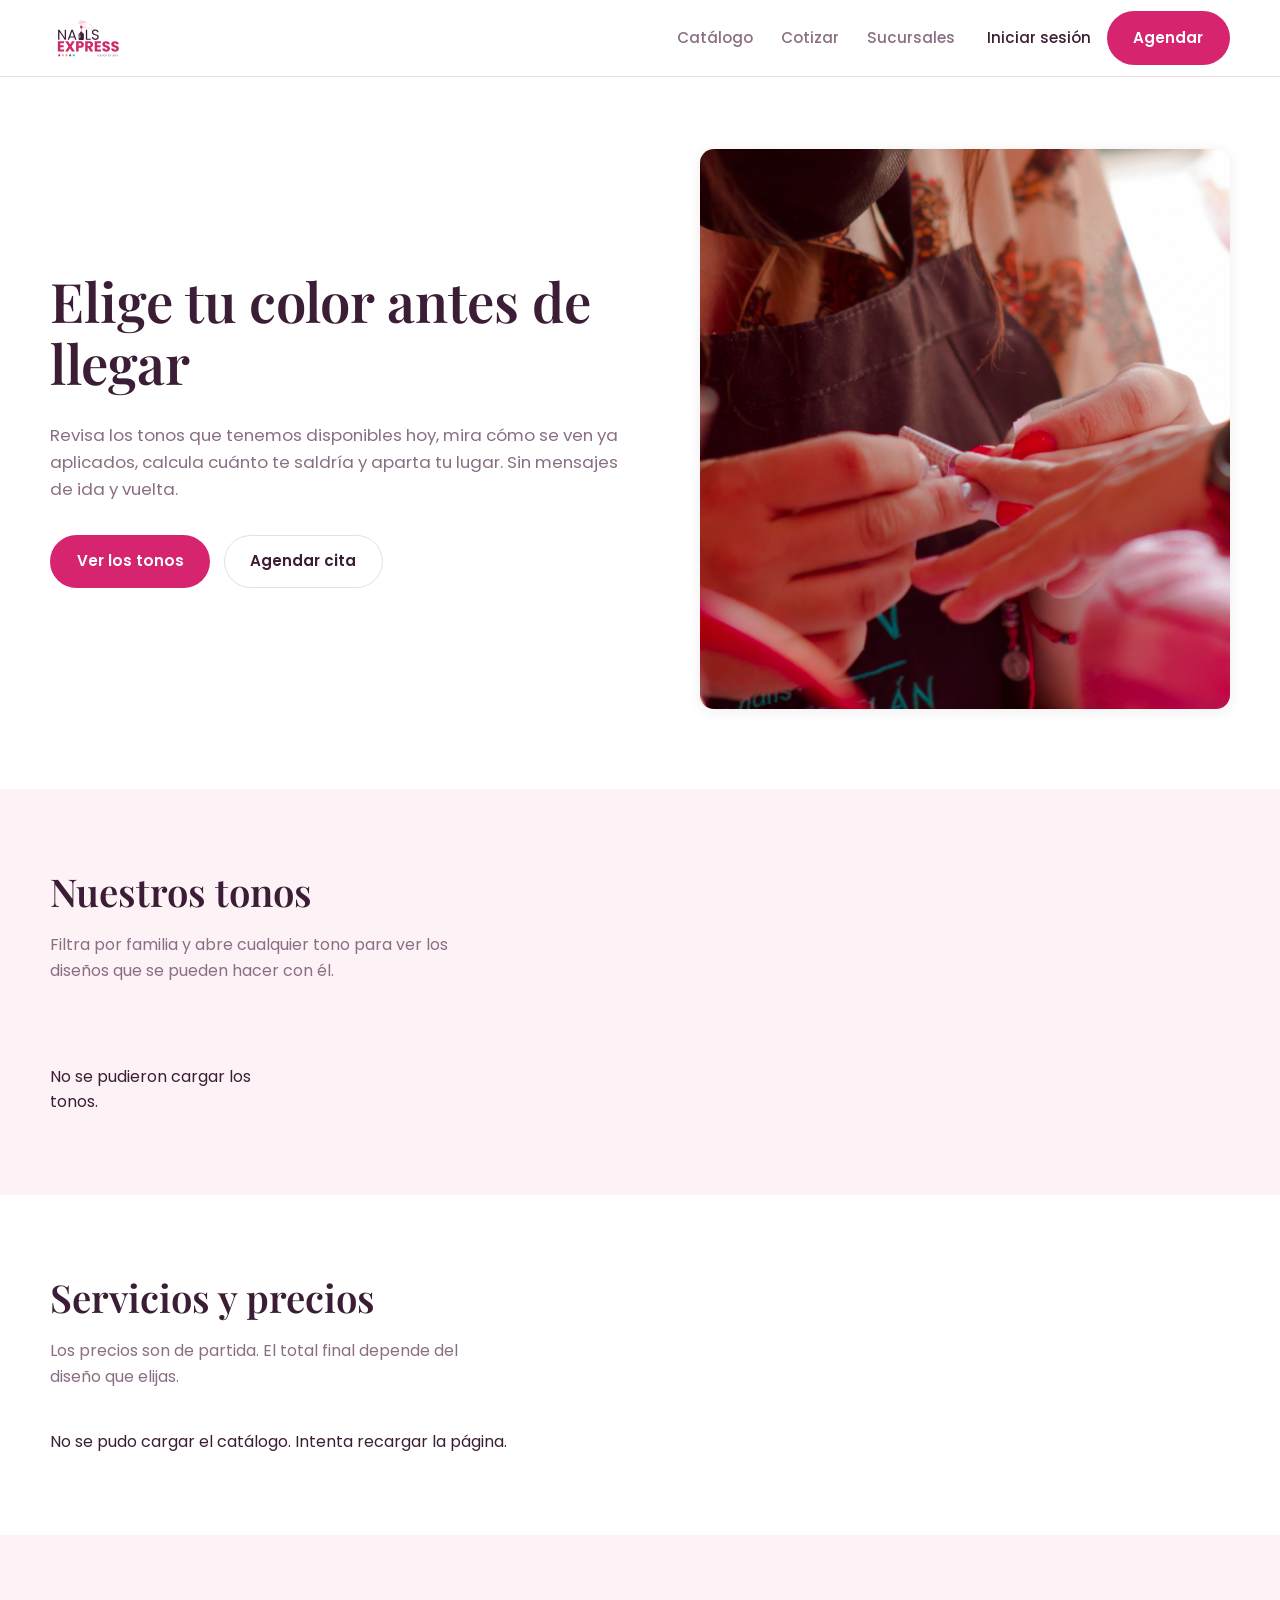
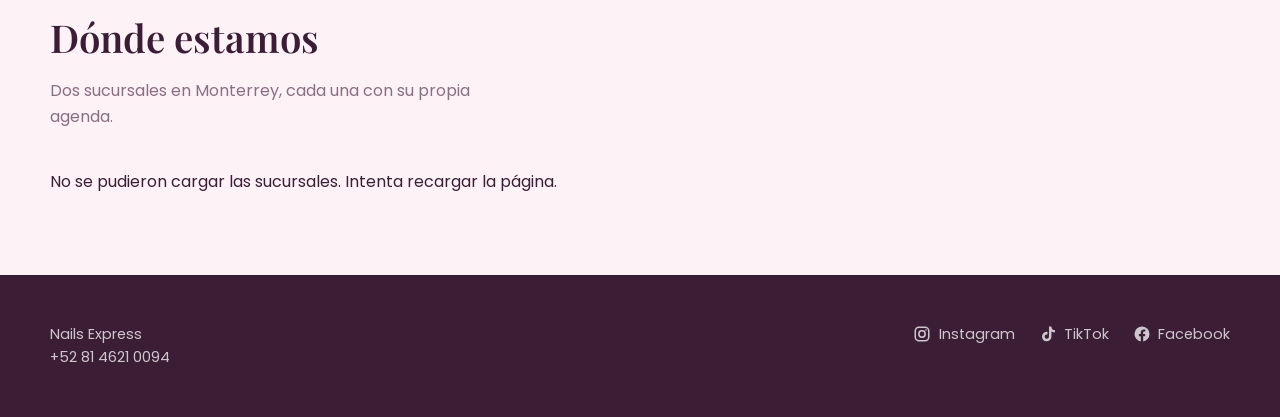
<file: nails-express/index.html>
<!DOCTYPE html>
<html lang="es-MX">
<head>
  <meta charset="UTF-8">
  <meta name="viewport" content="width=device-width, initial-scale=1">
  <title>Nails Express — Elige tu color antes de llegar</title>
  <meta name="description" content="Consulta los tonos y diseños disponibles en Nails Express Monterrey, calcula tu servicio y agenda tu cita en línea.">
  <link rel="preconnect" href="https://fonts.googleapis.com">
  <link rel="preconnect" href="https://fonts.gstatic.com" crossorigin>
  <link href="https://fonts.googleapis.com/css2?family=Playfair+Display:wght@500;600&family=Poppins:wght@400;500;600&display=swap" rel="stylesheet">
  <link rel="stylesheet" href="css/estilos.css">
</head>
<body>

  <!-- Barra superior ---------------------------------------- -->
<header class="barra">
    <div class="contenedor barra__fila">
      <a class="barra__logo" href="index.html">
        <img src="img/logo sin fondo.svg" alt="Nails Express">
      </a>
      <ul class="barra__menu">
        <li><a href="#catalogo">Catálogo</a></li>
        <li><a href="#cotizar">Cotizar</a></li>
        <li><a href="#sucursales">Sucursales</a></li>
      </ul>
      <div class="barra__acciones">
        <a class="barra__sesion" href="#">Iniciar sesión</a>
        <a class="boton boton--principal" href="agendar.html">Agendar</a>
      </div>
    </div>
</header>

  <main>

    <!-- Portada --------------------------------------------- -->
<section class="portada">
      <div class="contenedor portada__rejilla">
        <div>
          <h1>Elige tu color antes de llegar</h1>
          <p>
            Revisa los tonos que tenemos disponibles hoy, mira cómo se ven ya
            aplicados, calcula cuánto te saldría y aparta tu lugar. Sin mensajes
            de ida y vuelta.
          </p>
          <div class="portada__acciones">
            <a class="boton boton--principal" href="#catalogo">Ver los tonos</a>
            <a class="boton boton--secundario" href="agendar.html">Agendar cita</a>
          </div>
        </div>
        <img class="portada__imagen"
             src="img/pexels-oswal-darks-523820192-16363473.jpg"
             alt="Manicurista colocando uñas acrílicas rojas a una clienta"
             width="2731" height="4096">
      </div>
</section>

    <!-- Catálogo -------------------------------------------- -->
    <section class="seccion seccion--rosa" id="catalogo">
      <div class="contenedor">
        <div class="seccion__intro">
          <h2>Nuestros tonos</h2>
          <p>Filtra por familia y abre cualquier tono para ver los diseños que se pueden hacer con él.</p>
        </div>

        <div class="filtros" id="filtros" role="group" aria-label="Familias de color"></div>
        <div class="tonos" id="tonos"></div>
      </div>
    </section>

    <!-- Servicios y cotizador ------------------------------- -->
    <section class="seccion" id="cotizar">
      <div class="contenedor">
        <div class="seccion__intro">
          <h2>Servicios y precios</h2>
          <p>Los precios son de partida. El total final depende del diseño que elijas.</p>
        </div>

        <div class="servicios" id="servicios"></div>

        <div class="cotizador">
          <div>
            <h2>Calcula tu servicio</h2>
            <p>Arma tu combinación y mira el total antes de agendar.</p>

            <div class="campo">
              <label for="cot-servicio">Servicio</label>
              <select id="cot-servicio"></select>
            </div>
            <div class="campo">
              <label for="cot-diseno">Diseño</label>
              <select id="cot-diseno"></select>
            </div>
          </div>

          <div>
            <p style="margin-bottom:.3rem">Total aproximado</p>
            <div class="cotizador__total" id="cot-total">$380</div>
            <div class="cotizador__linea"><span>Servicio</span><span id="cot-precio-servicio">$380</span></div>
            <div class="cotizador__linea"><span>Diseño</span><span id="cot-precio-diseno">$0</span></div>
            <div class="cotizador__linea"><span>Duración estimada</span><span id="cot-duracion">60 min</span></div>
            <a class="boton boton--principal" href="agendar.html" id="cot-agendar" style="margin-top:1.5rem">
              Agendar con esta combinación
            </a>
          </div>
        </div>
      </div>
    </section>

    <!-- Sucursales ------------------------------------------ -->
    <section class="seccion seccion--rosa" id="sucursales">
      <div class="contenedor">
        <div class="seccion__intro">
          <h2>Dónde estamos</h2>
          <p>Dos sucursales en Monterrey, cada una con su propia agenda.</p>
        </div>
        <div class="sucursales" id="sucursales-lista"></div>
      </div>
    </section>

  </main>

  <!-- Pie ---------------------------------------------------- -->
  <footer class="pie">
    <div class="contenedor pie__fila">
      <div>
        <p style="margin:0">Nails Express</p>
        <p style="margin:0">+52 81 4621 0094</p>
      </div>
      <nav aria-label="Redes sociales">
        <a href="#" class="pie__red">
          <svg viewBox="0 0 24 24" aria-hidden="true" class="pie__icono-linea"><rect x="3" y="3" width="18" height="18" rx="5"/><circle cx="12" cy="12" r="4.2"/><circle cx="17.3" cy="6.7" r="1.1" class="relleno"/></svg>
          Instagram
        </a>
        <a href="#" class="pie__red">
          <svg viewBox="0 0 24 24" aria-hidden="true"><path d="M16.6 2h-3.3v13.4a2.9 2.9 0 1 1-2.9-2.9c.3 0 .6 0 .9.1V9.2a6.3 6.3 0 1 0 5.3 6.2V8.6a7.9 7.9 0 0 0 4.6 1.5V6.8a4.6 4.6 0 0 1-4.6-4.6z"/></svg>
          TikTok
        </a>
        <a href="#" class="pie__red">
          <svg viewBox="0 0 24 24" aria-hidden="true"><path d="M22 12a10 10 0 1 0-11.6 9.9v-7H7.9V12h2.5V9.8c0-2.5 1.5-3.9 3.8-3.9 1.1 0 2.2.2 2.2.2v2.5h-1.3c-1.2 0-1.6.8-1.6 1.6V12h2.8l-.4 2.9h-2.3v7A10 10 0 0 0 22 12z"/></svg>
          Facebook
        </a>
      </nav>
    </div>
  </footer>

  <!-- Ventana de detalle de tono ----------------------------- -->
  <dialog class="detalle" id="detalle">
    <button class="detalle__cerrar" id="detalle-cerrar" aria-label="Cerrar">&times;</button>
    <div class="detalle__cuerpo">
      <div class="detalle__muestra" id="detalle-muestra"></div>
      <h2 id="detalle-nombre" style="margin-bottom:.2rem"></h2>
      <p id="detalle-datos" style="color:var(--texto-suave)"></p>
      <h3>Diseños que puedes pedir con este tono</h3>
      <div class="disenos" id="detalle-disenos"></div>
      <a class="boton boton--principal" href="agendar.html" id="detalle-agendar" style="margin-top:1.5rem">
        Agendar con este tono
      </a>
    </div>
  </dialog>

  <script src="js/datos.js"></script>
  <script src="js/agenda-citas.js"></script>
  <script src="js/api-sesion.js"></script>
  <script src="js/sesion.js"></script>
  <script src="js/inicio.js"></script>
</body>
</html>
</file>
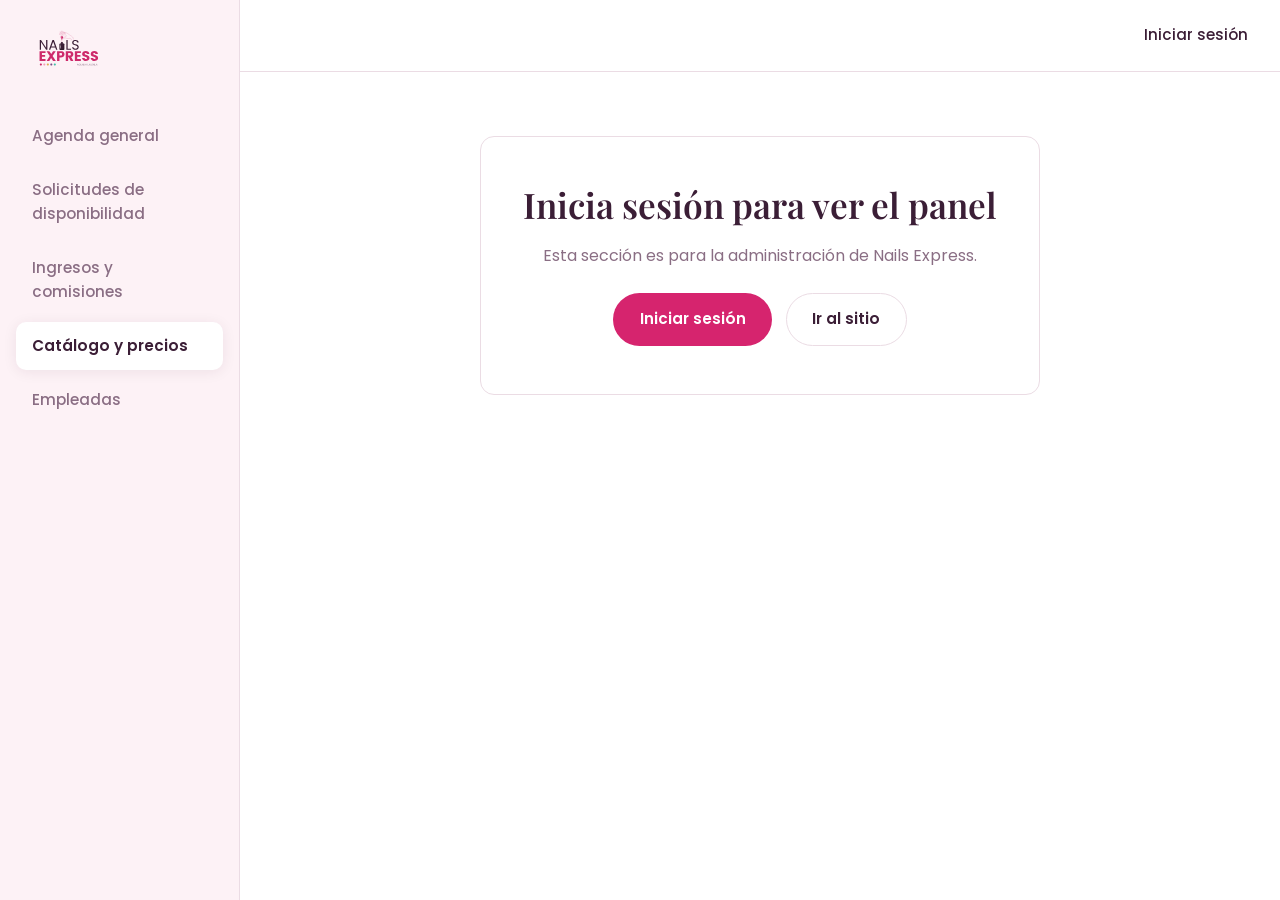
<file: nails-express/admin-catalogo.html>
<!DOCTYPE html>
<html lang="es-MX">
<head>
  <meta charset="UTF-8">
  <meta name="viewport" content="width=device-width, initial-scale=1">
  <title>Catálogo y precios — Nails Express</title>
  <meta name="robots" content="noindex">
  <link rel="preconnect" href="https://fonts.googleapis.com">
  <link rel="preconnect" href="https://fonts.gstatic.com" crossorigin>
  <link href="https://fonts.googleapis.com/css2?family=Playfair+Display:wght@500;600&family=Poppins:wght@400;500;600&display=swap" rel="stylesheet">
  <link rel="stylesheet" href="css/estilos.css">
</head>
<body class="personal">

  <!-- Columna lateral del panel de administradora ----------- -->
  <aside class="personal__lateral">
    <a class="personal__logo" href="index.html">
      <img src="img/logo sin fondo.svg" alt="Nails Express — ir al sitio público">
    </a>
    <nav class="personal__nav" aria-label="Panel de administradora">
      <a href="panel-admin.html">Agenda general</a>
      <a href="admin-disponibilidad.html">Solicitudes de disponibilidad</a>
      <a href="admin-ingresos.html">Ingresos y comisiones</a>
      <a href="admin-catalogo.html" aria-current="page">Catálogo y precios</a>
      <a href="admin-empleadas.html">Empleadas</a>
    </nav>
  </aside>

  <div class="personal__principal">
    <header class="personal__superior">
      <a class="barra__sesion" href="#">Iniciar sesión</a>
    </header>

    <main class="personal__contenido">

      <!-- Catálogo (solo administradora) ---------------------- -->
      <div id="cuenta-panel">
        <h1 class="personal__titulo">Catálogo y precios</h1>
        <p class="cuenta__intro">Los cambios se ven de inmediato en el sitio: portada, cotizador y agendado. Las citas ya agendadas conservan el precio con el que se apartaron.</p>

        <!-- Servicios -->
        <section class="cuenta__bloque cuenta__tarjeta-blanca" aria-labelledby="titulo-servicios">
          <h2 id="titulo-servicios">Servicios</h2>
          <form class="formulario" id="form-servicios" novalidate>
            <div class="tabla__marco">
              <table class="tabla tabla--editable">
                <thead>
                  <tr>
                    <th scope="col">Servicio</th>
                    <th scope="col">Precio (MXN)</th>
                    <th scope="col">Duración (min)</th>
                  </tr>
                </thead>
                <tbody id="tabla-servicios"></tbody>
              </table>
            </div>
            <div class="aviso" role="status"></div>
            <button class="boton boton--principal" type="submit">Guardar servicios</button>
          </form>
        </section>

        <!-- Diseños -->
        <section class="cuenta__bloque cuenta__tarjeta-blanca" aria-labelledby="titulo-disenos">
          <h2 id="titulo-disenos">Diseños</h2>
          <form class="formulario" id="form-disenos" novalidate>
            <div class="tabla__marco">
              <table class="tabla tabla--editable">
                <thead>
                  <tr>
                    <th scope="col">Diseño</th>
                    <th scope="col">Costo extra (MXN)</th>
                    <th scope="col">Tiempo extra (min)</th>
                  </tr>
                </thead>
                <tbody id="tabla-disenos"></tbody>
              </table>
            </div>
            <div class="aviso" role="status"></div>
            <button class="boton boton--principal" type="submit">Guardar diseños</button>
          </form>
        </section>

        <!-- Tonos -->
        <section class="cuenta__bloque cuenta__tarjeta-blanca" aria-labelledby="titulo-tonos">
          <h2 id="titulo-tonos">Tonos</h2>
          <p class="disponibilidad__nota">Activa un tono para marcarlo como agotado o disponible. Se guarda al momento.</p>
          <div class="tonos-admin" id="tonos-admin"></div>
          <div class="aviso aviso--exito" id="tonos-aviso" role="status"></div>
        </section>
      </div>

      <section class="cuenta__vacio oculto" id="cuenta-sin-sesion">
        <h1>Inicia sesión para ver el panel</h1>
        <p>Esta sección es para la administración de Nails Express.</p>
        <div class="cuenta__vacio-acciones">
          <button class="boton boton--principal" type="button" id="cuenta-entrar">Iniciar sesión</button>
          <a class="boton boton--secundario" href="index.html">Ir al sitio</a>
        </div>
      </section>

      <section class="cuenta__vacio oculto" id="cuenta-sin-permiso">
        <h1>Esta sección es solo para la administradora</h1>
        <p>Tu cuenta no tiene acceso al panel de administración.</p>
        <div class="cuenta__vacio-acciones">
          <a class="boton boton--principal" href="index.html" data-panel-propio>Ir a mi panel</a>
        </div>
      </section>

    </main>
  </div>

  <script src="js/datos.js"></script>
  <script src="js/agenda-citas.js"></script>
  <script src="js/api-sesion.js"></script>
  <script src="js/sesion.js"></script>
  <script src="js/panel.js"></script>
  <script src="js/admin-catalogo.js"></script>
</body>
</html>
</file>
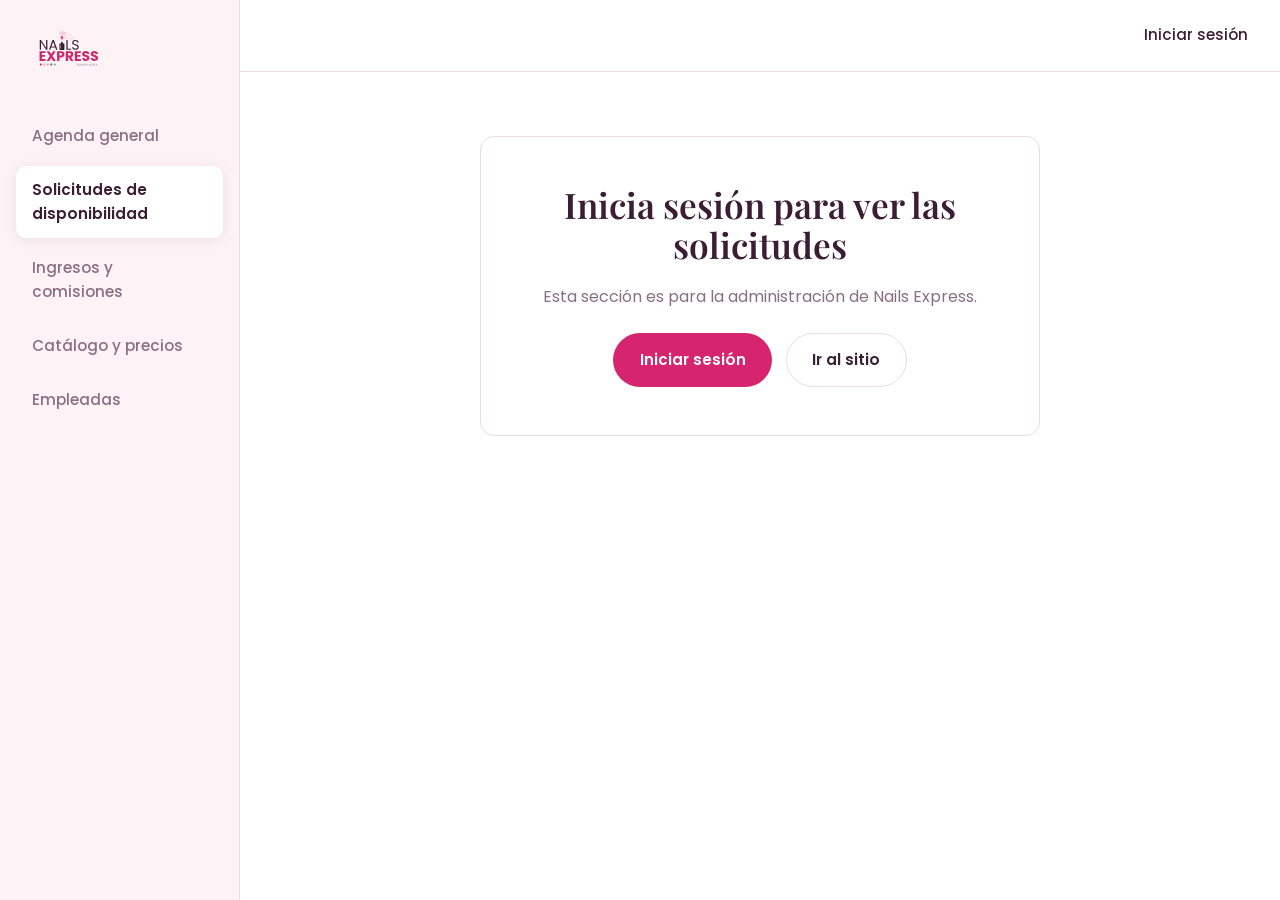
<file: nails-express/admin-disponibilidad.html>
<!DOCTYPE html>
<html lang="es-MX">
<head>
  <meta charset="UTF-8">
  <meta name="viewport" content="width=device-width, initial-scale=1">
  <title>Solicitudes de disponibilidad — Nails Express</title>
  <meta name="robots" content="noindex">
  <link rel="preconnect" href="https://fonts.googleapis.com">
  <link rel="preconnect" href="https://fonts.gstatic.com" crossorigin>
  <link href="https://fonts.googleapis.com/css2?family=Playfair+Display:wght@500;600&family=Poppins:wght@400;500;600&display=swap" rel="stylesheet">
  <link rel="stylesheet" href="css/estilos.css">
</head>
<body class="personal">

  <aside class="personal__lateral">
    <a class="personal__logo" href="index.html">
      <img src="img/logo sin fondo.svg" alt="Nails Express — ir al sitio público">
    </a>
    <nav class="personal__nav" aria-label="Panel de administradora">
      <a href="panel-admin.html">Agenda general</a>
      <a href="admin-disponibilidad.html" aria-current="page">Solicitudes de disponibilidad</a>
      <a href="admin-ingresos.html">Ingresos y comisiones</a>
      <a href="admin-catalogo.html">Catálogo y precios</a>
      <a href="admin-empleadas.html">Empleadas</a>
    </nav>
  </aside>

  <div class="personal__principal">
    <header class="personal__superior">
      <a class="barra__sesion" href="#">Iniciar sesión</a>
    </header>

    <main class="personal__contenido">
      <div id="cuenta-panel">
        <h1 class="personal__titulo">Solicitudes de disponibilidad</h1>
        <p class="cuenta__intro">Revisa los días y horarios que las empleadas necesitan cerrar. Al aceptar, esos bloques dejarán de ofrecerse al agendar.</p>
        <div class="aviso" id="solicitudes-aviso" role="status" tabindex="-1"></div>

        <h2 class="personal__subtitulo">Pendientes de revisión</h2>
        <ol class="agenda" id="solicitudes-pendientes" aria-live="polite"></ol>

        <h2 class="personal__subtitulo">Historial</h2>
        <ol class="agenda" id="solicitudes-historial" aria-live="polite"></ol>
      </div>

      <section class="cuenta__vacio oculto" id="cuenta-sin-sesion">
        <h1>Inicia sesión para ver las solicitudes</h1>
        <p>Esta sección es para la administración de Nails Express.</p>
        <div class="cuenta__vacio-acciones">
          <button class="boton boton--principal" type="button" id="cuenta-entrar">Iniciar sesión</button>
          <a class="boton boton--secundario" href="index.html">Ir al sitio</a>
        </div>
      </section>

      <section class="cuenta__vacio oculto" id="cuenta-sin-permiso">
        <h1>Esta sección es solo para la administradora</h1>
        <p>Tu cuenta no tiene acceso a las solicitudes de disponibilidad.</p>
        <div class="cuenta__vacio-acciones">
          <a class="boton boton--principal" href="index.html" data-panel-propio>Ir a mi panel</a>
        </div>
      </section>
    </main>
  </div>

  <script src="js/datos.js"></script>
  <script src="js/agenda-citas.js"></script>
  <script src="js/api-sesion.js"></script>
  <script src="js/sesion.js"></script>
  <script src="js/panel.js"></script>
  <script src="js/admin-disponibilidad.js"></script>
</body>
</html>
</file>
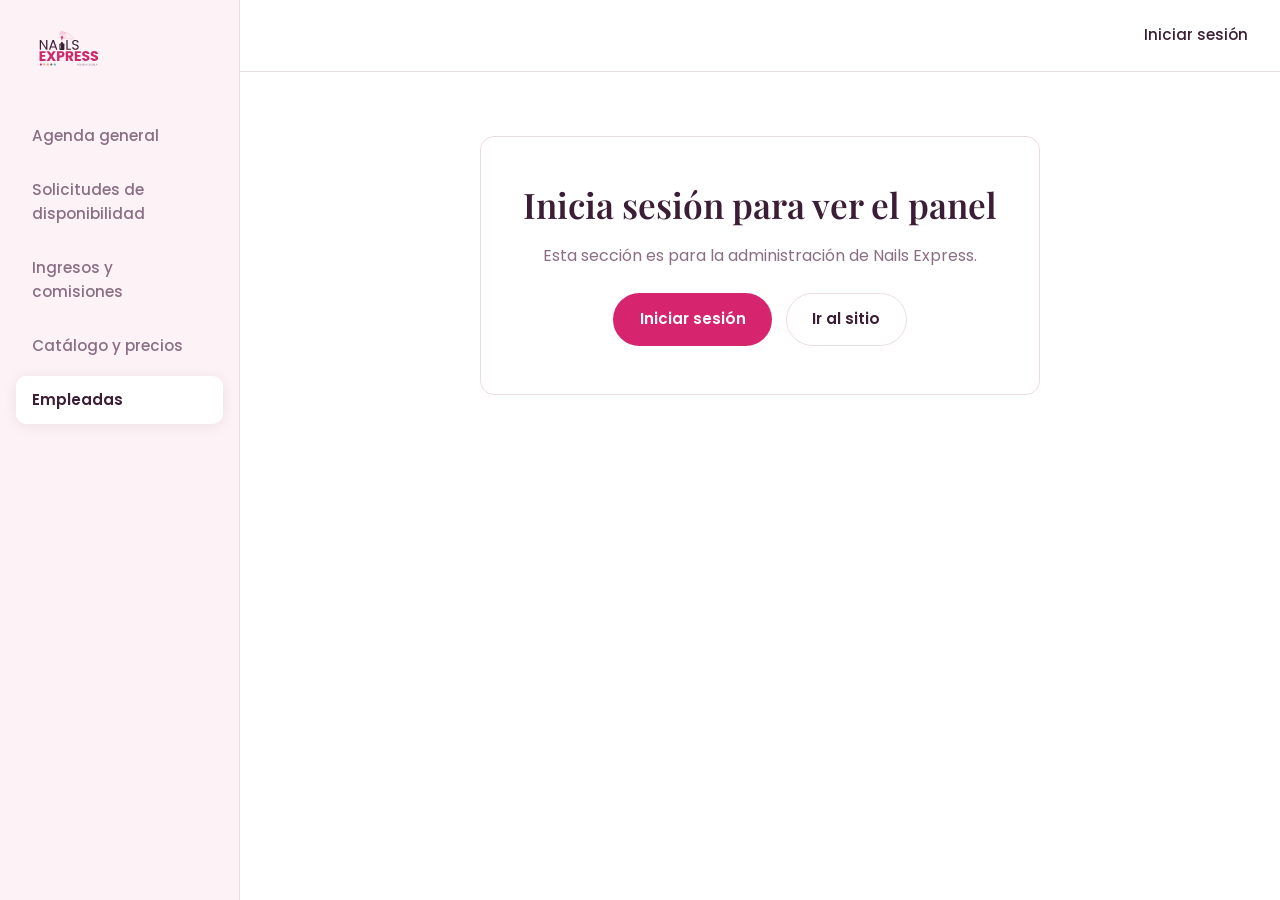
<file: nails-express/admin-empleadas.html>
<!DOCTYPE html>
<html lang="es-MX">
<head>
  <meta charset="UTF-8">
  <meta name="viewport" content="width=device-width, initial-scale=1">
  <title>Empleadas — Nails Express</title>
  <meta name="robots" content="noindex">
  <link rel="preconnect" href="https://fonts.googleapis.com">
  <link rel="preconnect" href="https://fonts.gstatic.com" crossorigin>
  <link href="https://fonts.googleapis.com/css2?family=Playfair+Display:wght@500;600&family=Poppins:wght@400;500;600&display=swap" rel="stylesheet">
  <link rel="stylesheet" href="css/estilos.css">
</head>
<body class="personal">

  <!-- Columna lateral del panel de administradora ----------- -->
  <aside class="personal__lateral">
    <a class="personal__logo" href="index.html">
      <img src="img/logo sin fondo.svg" alt="Nails Express — ir al sitio público">
    </a>
    <nav class="personal__nav" aria-label="Panel de administradora">
      <a href="panel-admin.html">Agenda general</a>
      <a href="admin-disponibilidad.html">Solicitudes de disponibilidad</a>
      <a href="admin-ingresos.html">Ingresos y comisiones</a>
      <a href="admin-catalogo.html">Catálogo y precios</a>
      <a href="admin-empleadas.html" aria-current="page">Empleadas</a>
    </nav>
  </aside>

  <div class="personal__principal">
    <header class="personal__superior">
      <a class="barra__sesion" href="#">Iniciar sesión</a>
    </header>

    <main class="personal__contenido">

      <!-- Empleadas (solo administradora) --------------------- -->
      <div id="cuenta-panel">
        <div class="admin-encabezado">
          <div>
            <h1 class="personal__titulo">Empleadas</h1>
            <p class="cuenta__intro">Las empleadas activas aparecen al agendar en su sucursal y pueden entrar a su panel.</p>
          </div>
          <button class="boton boton--principal" type="button" id="empleada-nueva">Agregar empleada</button>
        </div>

        <!-- Resultado de la última acción (alta, edición, desactivación) -->
        <div class="aviso aviso--exito" id="empleadas-aviso" role="status" tabindex="-1"></div>

        <div class="tabla__marco" tabindex="0" role="region" aria-label="Lista de empleadas">
          <table class="tabla">
            <thead>
              <tr>
                <th scope="col">Empleada</th>
                <th scope="col">Sucursal</th>
                <th scope="col">Especialidades</th>
                <th scope="col" class="tabla__numero">Comisión</th>
                <th scope="col">Estado</th>
                <th scope="col"><span class="solo-lector">Acciones</span></th>
              </tr>
            </thead>
            <tbody id="tabla-empleadas"></tbody>
          </table>
        </div>
      </div>

      <section class="cuenta__vacio oculto" id="cuenta-sin-sesion">
        <h1>Inicia sesión para ver el panel</h1>
        <p>Esta sección es para la administración de Nails Express.</p>
        <div class="cuenta__vacio-acciones">
          <button class="boton boton--principal" type="button" id="cuenta-entrar">Iniciar sesión</button>
          <a class="boton boton--secundario" href="index.html">Ir al sitio</a>
        </div>
      </section>

      <section class="cuenta__vacio oculto" id="cuenta-sin-permiso">
        <h1>Esta sección es solo para la administradora</h1>
        <p>Tu cuenta no tiene acceso al panel de administración.</p>
        <div class="cuenta__vacio-acciones">
          <a class="boton boton--principal" href="index.html" data-panel-propio>Ir a mi panel</a>
        </div>
      </section>

    </main>
  </div>

  <!-- Ventana para agregar o editar una empleada --------------- -->
  <!-- Reusa los estilos del modal de acceso (.acceso) -->
  <dialog class="acceso" id="ventana-empleada" aria-labelledby="ventana-titulo">
    <div class="acceso__cuerpo">
      <h2 class="acceso__titulo" id="ventana-titulo">Agregar empleada</h2>
      <form class="formulario" id="form-empleada" novalidate>
        <div class="campo">
          <label for="empleada-nombre">Nombre completo</label>
          <input type="text" id="empleada-nombre" autocomplete="off" data-regla="nombre"
                 aria-describedby="empleada-nombre-error">
          <div class="campo__error" id="empleada-nombre-error"></div>
        </div>
        <div class="campo">
          <label for="empleada-correo">Correo</label>
          <input type="email" id="empleada-correo" autocomplete="off" autocapitalize="none" spellcheck="false"
                 data-regla="correo" aria-describedby="empleada-correo-error">
          <div class="campo__error" id="empleada-correo-error"></div>
        </div>
        <div class="campo">
          <label for="empleada-telefono">Teléfono</label>
          <input type="tel" id="empleada-telefono" autocomplete="off" inputmode="tel"
                 data-regla="telefono" aria-describedby="empleada-telefono-error">
          <div class="campo__error" id="empleada-telefono-error"></div>
        </div>
        <div class="formulario__par">
          <div class="campo">
            <label for="empleada-sucursal">Sucursal</label>
            <select id="empleada-sucursal" data-regla="sucursal" aria-describedby="empleada-sucursal-error"></select>
            <div class="campo__error" id="empleada-sucursal-error"></div>
          </div>
          <div class="campo">
            <label for="empleada-comision">Comisión (%)</label>
            <input type="number" id="empleada-comision" inputmode="numeric" min="0" max="100" step="1"
                   data-regla="comision" aria-describedby="empleada-comision-error">
            <div class="campo__error" id="empleada-comision-error"></div>
          </div>
        </div>
        <fieldset class="campo casillas" id="empleada-especialidades" data-regla="especialidades"
                  aria-describedby="empleada-especialidades-error">
          <legend>Especialidades</legend>
          <div class="casillas__lista" id="empleada-especialidades-lista"></div>
          <div class="campo__error" id="empleada-especialidades-error"></div>
        </fieldset>
        <div class="aviso" role="status"></div>
        <button class="boton boton--principal acceso__enviar" type="submit" id="empleada-guardar">Guardar</button>
      </form>
    </div>
    <button class="acceso__cerrar" type="button" id="ventana-cerrar" aria-label="Cerrar">&times;</button>
  </dialog>

  <script src="js/datos.js"></script>
  <script src="js/agenda-citas.js"></script>
  <script src="js/api-sesion.js"></script>
  <script src="js/sesion.js"></script>
  <script src="js/panel.js"></script>
  <script src="js/admin-empleadas.js"></script>
</body>
</html>
</file>
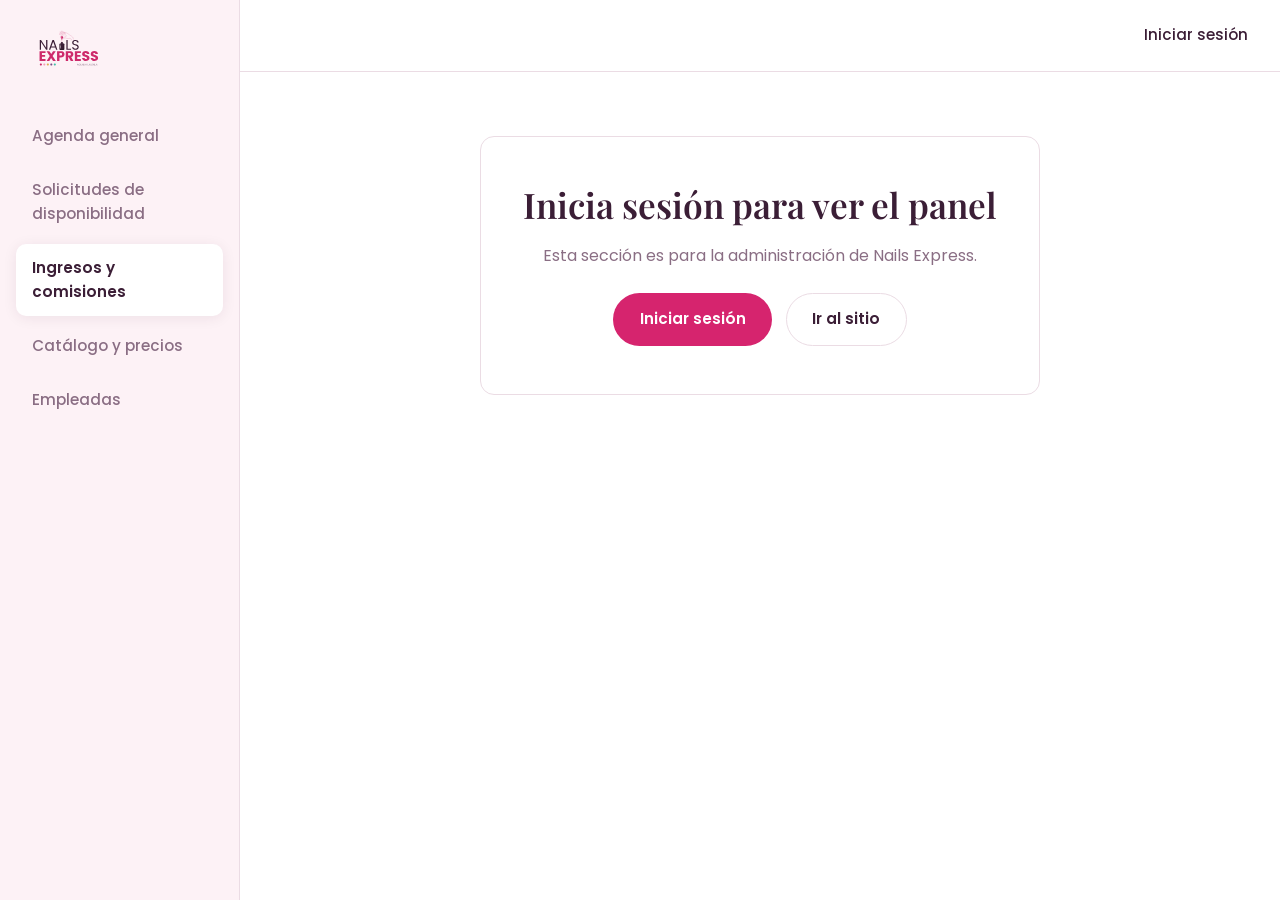
<file: nails-express/admin-ingresos.html>
<!DOCTYPE html>
<html lang="es-MX">
<head>
  <meta charset="UTF-8">
  <meta name="viewport" content="width=device-width, initial-scale=1">
  <title>Ingresos y comisiones — Nails Express</title>
  <meta name="robots" content="noindex">
  <link rel="preconnect" href="https://fonts.googleapis.com">
  <link rel="preconnect" href="https://fonts.gstatic.com" crossorigin>
  <link href="https://fonts.googleapis.com/css2?family=Playfair+Display:wght@500;600&family=Poppins:wght@400;500;600&display=swap" rel="stylesheet">
  <link rel="stylesheet" href="css/estilos.css">
</head>
<body class="personal">

  <!-- Columna lateral del panel de administradora ----------- -->
  <aside class="personal__lateral">
    <a class="personal__logo" href="index.html">
      <img src="img/logo sin fondo.svg" alt="Nails Express — ir al sitio público">
    </a>
    <nav class="personal__nav" aria-label="Panel de administradora">
      <a href="panel-admin.html">Agenda general</a>
      <a href="admin-disponibilidad.html">Solicitudes de disponibilidad</a>
      <a href="admin-ingresos.html" aria-current="page">Ingresos y comisiones</a>
      <a href="admin-catalogo.html">Catálogo y precios</a>
      <a href="admin-empleadas.html">Empleadas</a>
    </nav>
  </aside>

  <div class="personal__principal">
    <header class="personal__superior">
      <a class="barra__sesion" href="#">Iniciar sesión</a>
    </header>

    <main class="personal__contenido">

      <!-- Reporte del mes (solo administradora) --------------- -->
      <div id="cuenta-panel">
        <h1 class="personal__titulo">Ingresos y comisiones</h1>
        <p class="cuenta__intro">Solo cuentan las citas que la empleada marcó como atendidas en el salón.</p>

        <div class="admin-filtros">
          <div class="filtros admin-filtros__grupo" id="filtro-sucursal" role="group" aria-label="Sucursal"></div>
          <div class="campo admin-filtros__fecha">
            <label for="reporte-mes">Mes</label>
            <select id="reporte-mes"></select>
          </div>
        </div>

        <div class="metricas metricas--cuatro">
          <div class="metrica">
            <strong class="metrica__valor" id="metrica-citas"></strong>
            <span class="metrica__nombre">Citas realizadas</span>
          </div>
          <div class="metrica">
            <strong class="metrica__valor" id="metrica-ingresos"></strong>
            <span class="metrica__nombre">Ingresos</span>
          </div>
          <div class="metrica">
            <strong class="metrica__valor" id="metrica-comisiones"></strong>
            <span class="metrica__nombre">Comisiones a pagar</span>
          </div>
          <div class="metrica">
            <strong class="metrica__valor" id="metrica-salon"></strong>
            <span class="metrica__nombre">Para el salón</span>
          </div>
        </div>
        <!-- Citas que no suman: no llegaron o falta marcarlas -->
        <p class="disponibilidad__nota reporte__pendientes" id="reporte-pendientes"></p>

        <h2 class="personal__subtitulo" id="titulo-empleadas">Por empleada</h2>
        <div class="tabla__marco" tabindex="0" role="region" aria-labelledby="titulo-empleadas">
          <table class="tabla">
            <thead>
              <tr>
                <th scope="col">Empleada</th>
                <th scope="col">Sucursal</th>
                <th scope="col" class="tabla__numero">Citas</th>
                <th scope="col" class="tabla__numero">Ingresos</th>
                <th scope="col" class="tabla__numero">Comisión</th>
                <th scope="col" class="tabla__numero">A pagar</th>
              </tr>
            </thead>
            <tbody id="tabla-empleadas"></tbody>
            <tfoot id="tabla-empleadas-total"></tfoot>
          </table>
        </div>

        <!-- Solo con "Ambas sucursales": comparación entre las dos -->
        <section id="seccion-sucursales">
          <h2 class="personal__subtitulo" id="titulo-sucursales">Por sucursal</h2>
          <div class="tabla__marco" tabindex="0" role="region" aria-labelledby="titulo-sucursales">
            <table class="tabla">
              <thead>
                <tr>
                  <th scope="col">Sucursal</th>
                  <th scope="col" class="tabla__numero">Citas</th>
                  <th scope="col" class="tabla__numero">Ingresos</th>
                  <th scope="col" class="tabla__numero">Comisiones</th>
                  <th scope="col" class="tabla__numero">Para el salón</th>
                </tr>
              </thead>
              <tbody id="tabla-sucursales"></tbody>
            </table>
          </div>
        </section>

        <p class="disponibilidad__nota tabla__nota">La comisión se calcula con el porcentaje actual de cada empleada (se cambia en Empleadas).</p>
      </div>

      <section class="cuenta__vacio oculto" id="cuenta-sin-sesion">
        <h1>Inicia sesión para ver el panel</h1>
        <p>Esta sección es para la administración de Nails Express.</p>
        <div class="cuenta__vacio-acciones">
          <button class="boton boton--principal" type="button" id="cuenta-entrar">Iniciar sesión</button>
          <a class="boton boton--secundario" href="index.html">Ir al sitio</a>
        </div>
      </section>

      <section class="cuenta__vacio oculto" id="cuenta-sin-permiso">
        <h1>Esta sección es solo para la administradora</h1>
        <p>Tu cuenta no tiene acceso al panel de administración.</p>
        <div class="cuenta__vacio-acciones">
          <a class="boton boton--principal" href="index.html" data-panel-propio>Ir a mi panel</a>
        </div>
      </section>

    </main>
  </div>

  <script src="js/datos.js"></script>
  <script src="js/agenda-citas.js"></script>
  <script src="js/api-sesion.js"></script>
  <script src="js/sesion.js"></script>
  <script src="js/panel.js"></script>
  <script src="js/admin-ingresos.js"></script>
</body>
</html>
</file>
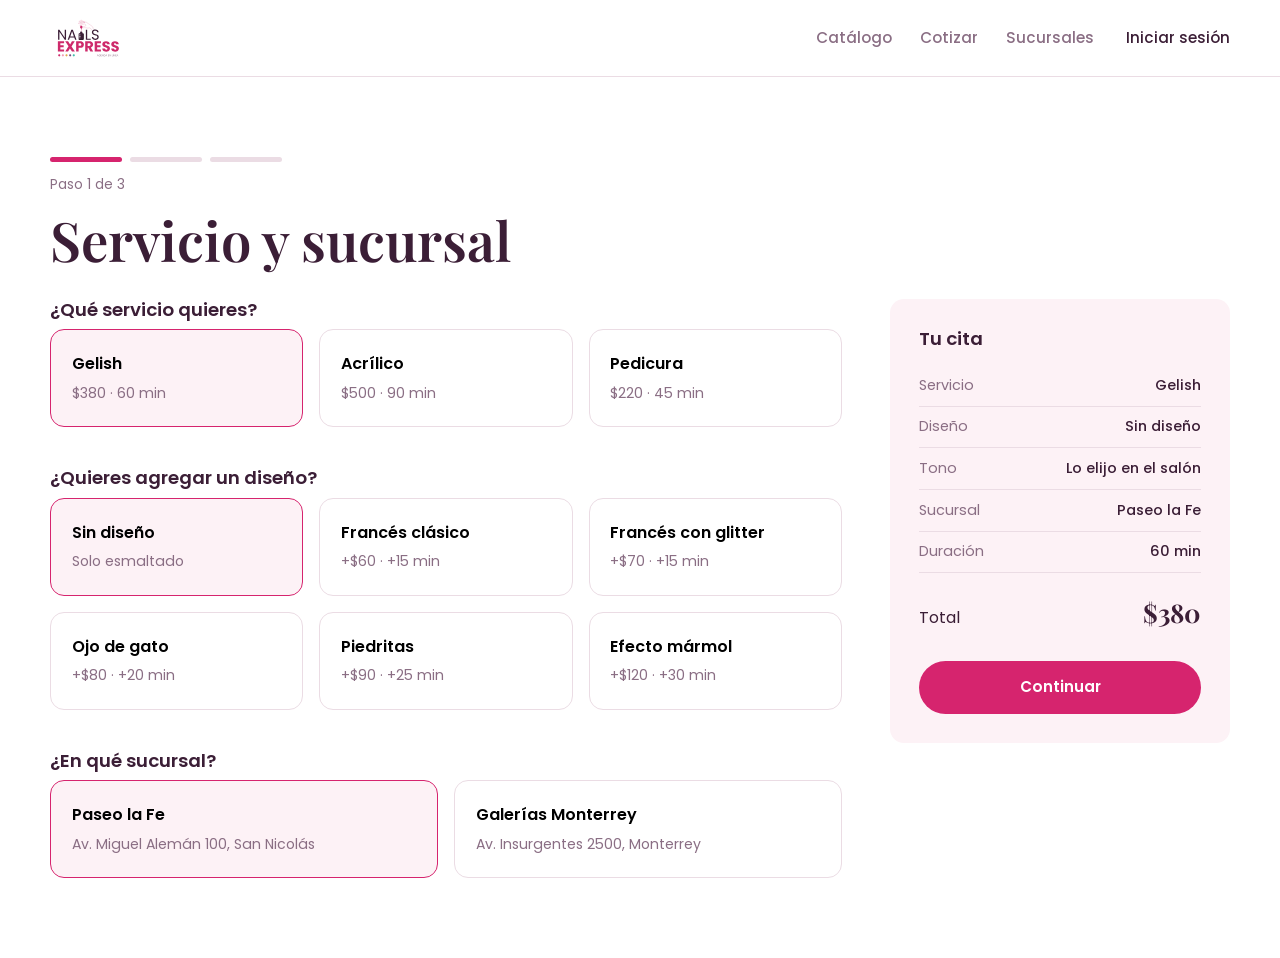
<file: nails-express/agendar.html>
<!DOCTYPE html>
<html lang="es-MX">
<head>
  <meta charset="UTF-8">
  <meta name="viewport" content="width=device-width, initial-scale=1">
  <title>Agenda tu cita — Nails Express</title>
  <link rel="preconnect" href="https://fonts.googleapis.com">
  <link rel="preconnect" href="https://fonts.gstatic.com" crossorigin>
  <link href="https://fonts.googleapis.com/css2?family=Playfair+Display:wght@500;600&family=Poppins:wght@400;500;600&display=swap" rel="stylesheet">
  <link rel="stylesheet" href="css/estilos.css">
</head>
<body>

  <header class="barra">
    <div class="contenedor barra__fila">
      <a class="barra__logo" href="index.html"><img src="img/logo sin fondo.svg" alt="Nails Express"></a>
      <ul class="barra__menu">
        <li><a href="index.html#catalogo">Catálogo</a></li>
        <li><a href="index.html#cotizar">Cotizar</a></li>
        <li><a href="index.html#sucursales">Sucursales</a></li>
      </ul>
      <div class="barra__acciones">
        <a class="barra__sesion" href="#">Iniciar sesión</a>
      </div>
    </div>
  </header>

  <main class="seccion">
    <div class="contenedor">

      <!-- Aviso para el personal: ellas no agendan citas ------ -->
      <section class="cuenta__vacio oculto" id="agendar-personal">
        <h1>Las citas las agendan las clientas</h1>
        <p>Tu cuenta es del personal del salón. Si una clienta necesita ayuda, puede agendar desde su celular o sin cuenta.</p>
        <div class="cuenta__vacio-acciones">
          <a class="boton boton--principal" href="index.html" id="agendar-ir-panel">Ir a mi panel</a>
        </div>
      </section>

      <!-- Indicador de avance ------------------------------- -->
      <div id="cabecera-pasos">
        <div class="pasos">
          <div class="paso paso--hecho" id="paso-1"></div>
          <div class="paso" id="paso-2"></div>
          <div class="paso" id="paso-3"></div>
        </div>
        <p class="pasos__texto" id="pasos-texto">Paso 1 de 3</p>
        <h1 id="pasos-titulo">Servicio y sucursal</h1>
      </div>

      <div class="agendar" id="agendar">
        <div>

          <!-- PASO 1 -------------------------------------- -->
          <section id="vista-1">
            <h3>¿Qué servicio quieres?</h3>
            <div class="opciones" id="op-servicios"></div>

            <h3 style="margin-top:2.5rem">¿Quieres agregar un diseño?</h3>
            <div class="opciones" id="op-disenos"></div>

            <h3 style="margin-top:2.5rem">¿En qué sucursal?</h3>
            <div class="opciones" id="op-sucursales"></div>
          </section>

          <!-- PASO 2 -------------------------------------- -->
          <section id="vista-2" class="oculto">
            <h3>¿Con quién quieres tu cita?</h3>
            <div class="opciones" id="op-empleadas"></div>

            <h3 style="margin-top:2.5rem">Elige el día</h3>
            <div class="campo" style="max-width:260px">
              <input type="date" id="fecha">
            </div>

            <h3 style="margin-top:1.5rem">Horarios disponibles</h3>
            <div class="horas" id="op-horas"></div>
            <p class="pasos__texto" id="agendar-ayuda" style="margin-top:1rem"></p>
          </section>

          <!-- PASO 3 -------------------------------------- -->
          <section id="vista-3" class="oculto">
            <h3>Tus datos</h3>
            <div class="campo" id="campo-nombre">
              <label for="nombre">Nombre completo</label>
              <input type="text" id="nombre" autocomplete="name" placeholder="Como quieres que te llamemos">
              <div class="campo__error">Escribe tu nombre para poder registrar la cita.</div>
            </div>
            <div class="campo" id="campo-telefono">
              <label for="telefono">Teléfono</label>
              <input type="tel" id="telefono" autocomplete="tel" placeholder="81 0000 0000">
              <div class="campo__error">Necesitamos un teléfono a 10 dígitos para confirmarte.</div>
            </div>

            <h3 style="margin-top:2.5rem">¿Cómo quieres pagar?</h3>
            <div class="opciones" id="op-pago">
              <button class="opcion" type="button" data-pago="anticipo" aria-pressed="true">
                <strong>Aparto con anticipo</strong>
                <span>Pagas $200 ahora y el resto en sucursal.</span>
              </button>
              <button class="opcion" type="button" data-pago="sucursal" aria-pressed="false">
                <strong>Pago todo en sucursal</strong>
                <span>Liquidas al terminar el servicio.</span>
              </button>
            </div>
          </section>

        </div>

        <!-- Resumen lateral -------------------------------- -->
        <aside class="resumen">
          <h3>Tu cita</h3>
          <div id="resumen-lineas"></div>
          <div class="resumen__total">
            <span>Total</span>
            <strong id="resumen-total">$380</strong>
          </div>
          <p class="aviso" id="agendar-aviso" role="status" tabindex="-1"></p>
          <button class="boton boton--principal" id="boton-siguiente" type="button">Continuar</button>
          <button class="boton boton--secundario oculto" id="boton-atras" type="button" style="margin-top:.5rem">
            Regresar
          </button>
        </aside>
      </div>

      <!-- Confirmación final ------------------------------- -->
      <section class="confirmacion oculto" id="vista-lista">
        <div class="confirmacion__marca">✓</div>
        <h1>Tu cita quedó agendada</h1>
        <p style="margin-inline:auto" id="confirmacion-texto"></p>
        <p class="confirmacion__folio" id="confirmacion-folio"></p>
        <!-- El folio es lo que la clienta presenta al llegar al salón -->
        <p class="confirmacion__instruccion">Guarda este folio (una captura de pantalla sirve) y muéstralo al llegar.</p>
        <p style="margin:1.5rem auto 0" id="confirmacion-cambios"></p>
        <p style="margin:.5rem auto 0">Te mandamos un recordatorio por WhatsApp un día antes.</p>
        <a class="boton boton--secundario" href="index.html" style="margin-top:1rem">Volver al inicio</a>
      </section>

    </div>
  </main>

  <script src="js/datos.js"></script>
  <script src="js/agenda-citas.js"></script>
  <script src="js/api-sesion.js"></script>
  <script src="js/sesion.js"></script>
  <script src="js/agendar.js"></script>
</body>
</html>
</file>
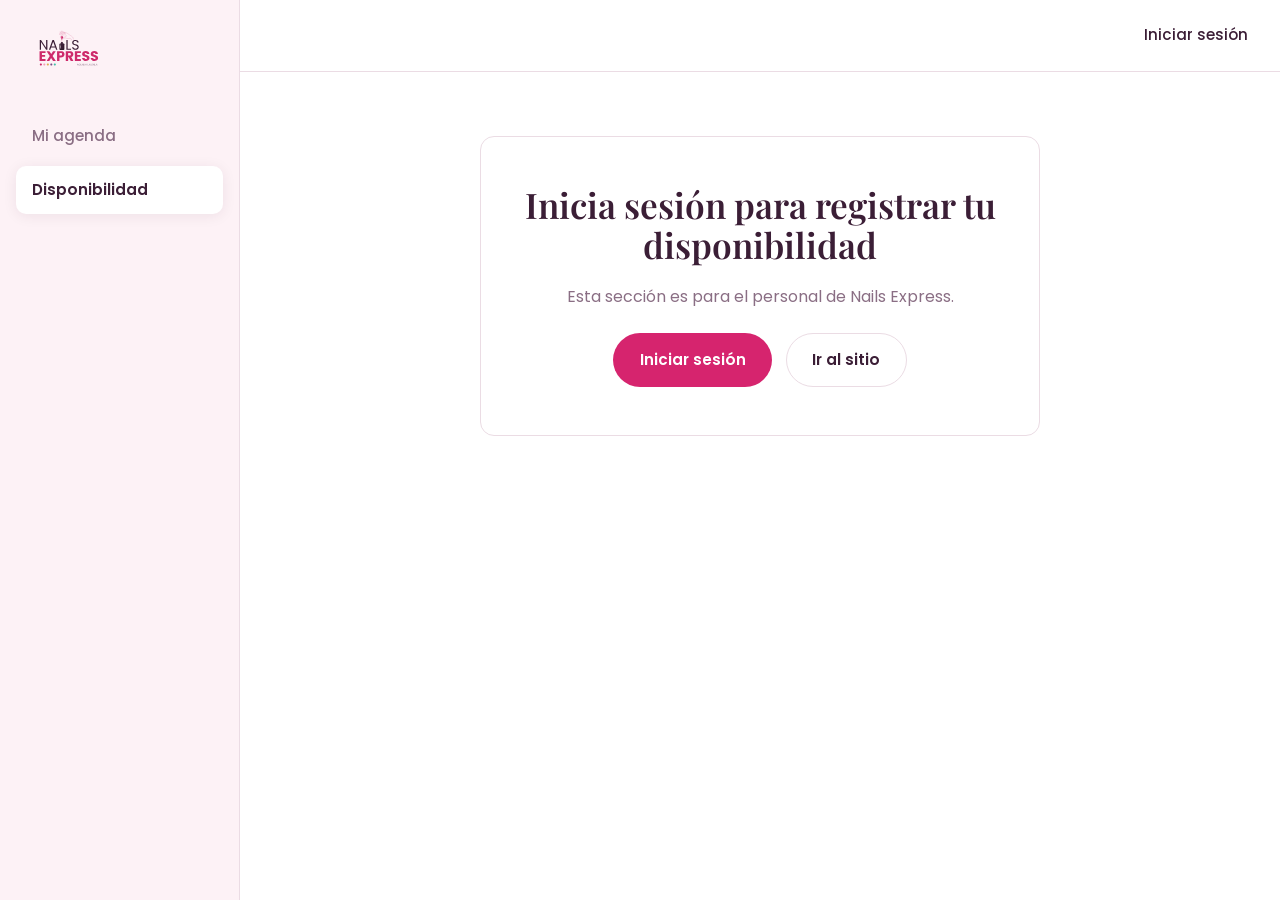
<file: nails-express/disponibilidad.html>
<!DOCTYPE html>
<html lang="es-MX">
<head>
  <meta charset="UTF-8">
  <meta name="viewport" content="width=device-width, initial-scale=1">
  <title>Mi disponibilidad — Nails Express</title>
  <meta name="robots" content="noindex">
  <link rel="preconnect" href="https://fonts.googleapis.com">
  <link rel="preconnect" href="https://fonts.gstatic.com" crossorigin>
  <link href="https://fonts.googleapis.com/css2?family=Playfair+Display:wght@500;600&family=Poppins:wght@400;500;600&display=swap" rel="stylesheet">
  <link rel="stylesheet" href="css/estilos.css">
</head>
<body class="personal">

  <!-- Columna lateral del panel ----------------------------- -->
  <aside class="personal__lateral">
    <a class="personal__logo" href="index.html">
      <img src="img/logo sin fondo.svg" alt="Nails Express — ir al sitio público">
    </a>
    <nav class="personal__nav" aria-label="Panel de empleada">
      <a href="panel-empleada.html">Mi agenda</a>
      <a href="disponibilidad.html" aria-current="page">Disponibilidad</a>
    </nav>
  </aside>

  <div class="personal__principal">
    <!-- Barra superior: sesion.js pone aquí el menú del usuario -->
    <header class="personal__superior">
      <a class="barra__sesion" href="#">Iniciar sesión</a>
    </header>

    <main class="personal__contenido">

      <!-- Disponibilidad semanal (solo empleadas) ------------- -->
      <div id="cuenta-panel">
        <h1 class="personal__titulo">Mi disponibilidad</h1>
        <p class="cuenta__intro">Selecciona las horas que necesitas cerrar y envía la solicitud. La administradora debe aprobarla para que deje de ofrecerse al agendar.</p>

        <div class="semana">
          <p class="semana__rango" id="semana-rango" aria-live="polite"></p>
          <div class="semana__nav">
            <button class="boton boton--secundario" type="button" id="semana-anterior">Semana anterior</button>
            <button class="boton boton--secundario" type="button" id="semana-siguiente">Semana siguiente</button>
          </div>
        </div>

        <!-- La tabla se desplaza de lado en pantallas chicas -->
        <div class="rejilla-horas__marco" tabindex="0" role="region" aria-labelledby="semana-rango">
          <table class="rejilla-horas">
            <caption class="solo-lector">Horarios por día. Selecciona los bloques que quieres solicitar cerrar.</caption>
            <thead id="rejilla-dias"></thead>
            <tbody id="rejilla-bloques"></tbody>
          </table>
        </div>

        <div class="disponibilidad__pie">
          <p class="disponibilidad__nota">Puedes seleccionar todo el día o solo algunos horarios. Los bloques reservados y las solicitudes pendientes no se pueden seleccionar.</p>
          <div class="disponibilidad__guardar">
            <span class="disponibilidad__estado" id="disponibilidad-estado" role="status"></span>
            <button class="boton boton--principal" type="button" id="disponibilidad-enviar" disabled>Enviar solicitud</button>
          </div>
        </div>

        <h2 class="personal__subtitulo">Mis solicitudes</h2>
        <ol class="agenda" id="solicitudes-lista" aria-live="polite"></ol>
      </div>

      <!-- Sin sesión ---------------------------------------- -->
      <section class="cuenta__vacio oculto" id="cuenta-sin-sesion">
        <h1>Inicia sesión para registrar tu disponibilidad</h1>
        <p>Esta sección es para el personal de Nails Express.</p>
        <div class="cuenta__vacio-acciones">
          <button class="boton boton--principal" type="button" id="cuenta-entrar">Iniciar sesión</button>
          <a class="boton boton--secundario" href="index.html">Ir al sitio</a>
        </div>
      </section>

      <!-- Con sesión, pero no es empleada ------------------- -->
      <section class="cuenta__vacio oculto" id="cuenta-sin-permiso">
        <h1>Esta sección es solo para empleadas</h1>
        <p>Tu cuenta no tiene acceso a la disponibilidad del personal.</p>
        <div class="cuenta__vacio-acciones">
          <a class="boton boton--principal" href="index.html" data-panel-propio>Ir al sitio</a>
        </div>
      </section>

    </main>
  </div>

  <script src="js/datos.js"></script>
  <script src="js/agenda-citas.js"></script>
  <script src="js/api-sesion.js"></script>
  <script src="js/sesion.js"></script>
  <script src="js/panel.js"></script>
  <script src="js/disponibilidad.js"></script>
</body>
</html>
</file>
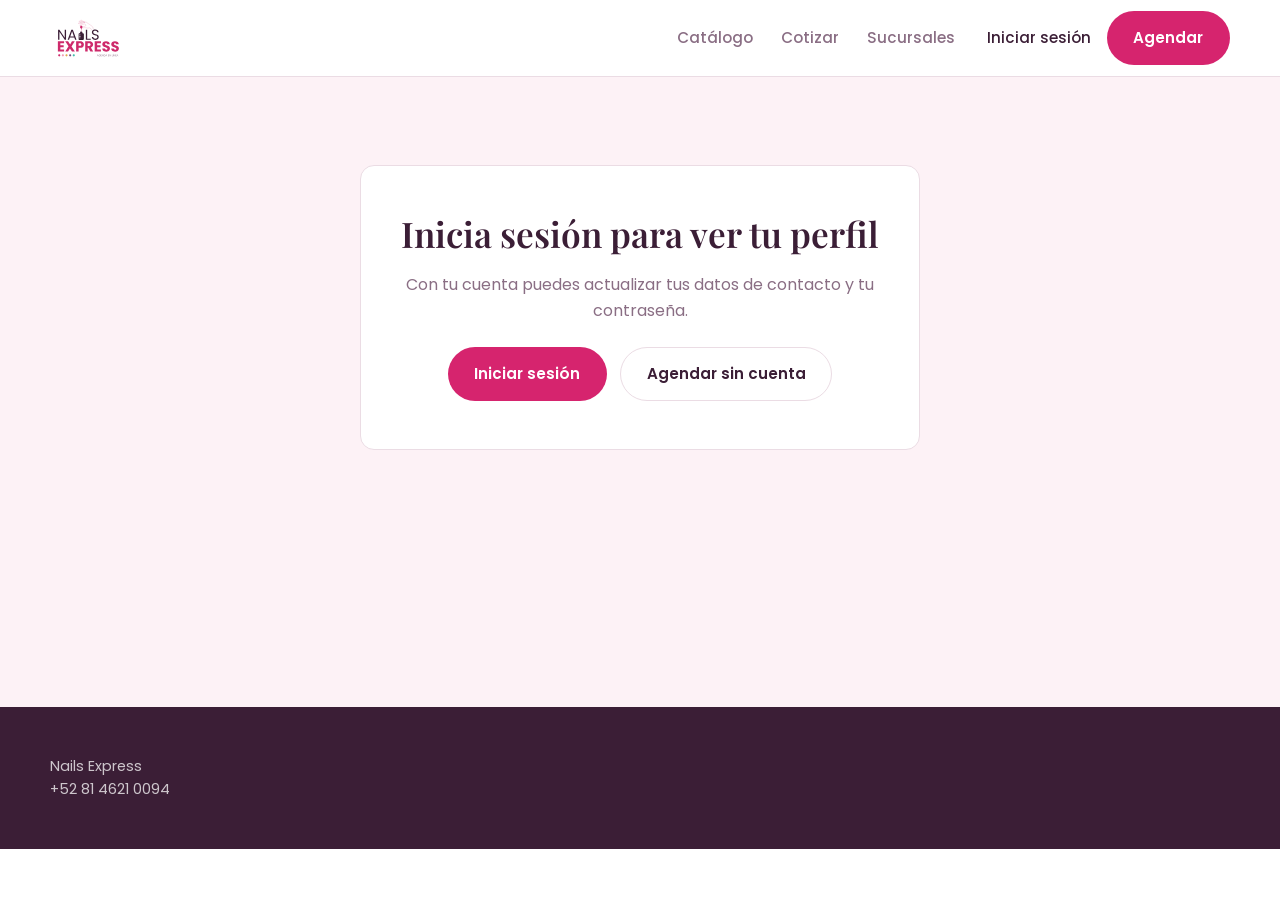
<file: nails-express/mi-perfil.html>
<!DOCTYPE html>
<html lang="es-MX">
<head>
  <meta charset="UTF-8">
  <meta name="viewport" content="width=device-width, initial-scale=1">
  <title>Mi perfil — Nails Express</title>
  <meta name="robots" content="noindex">
  <link rel="preconnect" href="https://fonts.googleapis.com">
  <link rel="preconnect" href="https://fonts.gstatic.com" crossorigin>
  <link href="https://fonts.googleapis.com/css2?family=Playfair+Display:wght@500;600&family=Poppins:wght@400;500;600&display=swap" rel="stylesheet">
  <link rel="stylesheet" href="css/estilos.css">
</head>
<body>

  <!-- Barra superior ---------------------------------------- -->
  <header class="barra">
    <div class="contenedor barra__fila">
      <a class="barra__logo" href="index.html"><img src="img/logo sin fondo.svg" alt="Nails Express"></a>
      <ul class="barra__menu">
        <li><a href="index.html#catalogo">Catálogo</a></li>
        <li><a href="index.html#cotizar">Cotizar</a></li>
        <li><a href="index.html#sucursales">Sucursales</a></li>
      </ul>
      <div class="barra__acciones">
        <a class="barra__sesion" href="#">Iniciar sesión</a>
        <a class="boton boton--principal" href="agendar.html">Agendar</a>
      </div>
    </div>
  </header>

  <main class="cuenta">
    <div class="contenedor">

      <!-- Panel de la clienta (solo con sesión) -------------- -->
      <div class="cuenta__rejilla" id="cuenta-panel">

        <aside class="cuenta__lateral">
          <div class="cuenta__tarjeta">
            <span class="cuenta__inicial" id="cuenta-inicial" aria-hidden="true"></span>
            <div class="cuenta__quien">
              <p class="cuenta__nombre" id="cuenta-nombre"></p>
              <p class="cuenta__correo" id="cuenta-correo"></p>
            </div>
          </div>
          <nav class="cuenta__nav" aria-label="Mi cuenta">
            <a href="mis-citas.html">Mis citas</a>
            <a href="mi-perfil.html" aria-current="page">Mi perfil</a>
          </nav>
          <a class="boton boton--principal cuenta__agendar" href="agendar.html">Agendar nueva cita</a>
        </aside>

        <div class="cuenta__contenido">
          <h1>Mi perfil</h1>
          <p class="cuenta__intro">Mantén tus datos al día: los usamos para confirmarte las citas por WhatsApp.</p>

          <!-- Datos personales -->
          <section class="cuenta__bloque cuenta__tarjeta-blanca" aria-labelledby="titulo-datos">
            <h2 id="titulo-datos">Datos personales</h2>
            <form class="formulario" id="form-datos" novalidate>
              <div class="campo">
                <label for="perfil-nombre">Nombre completo</label>
                <input type="text" id="perfil-nombre" name="nombre" autocomplete="name"
                       data-regla="nombre" aria-describedby="perfil-nombre-error">
                <div class="campo__error" id="perfil-nombre-error"></div>
              </div>
              <div class="formulario__par">
                <div class="campo">
                  <label for="perfil-telefono">Teléfono</label>
                  <input type="tel" id="perfil-telefono" name="telefono" autocomplete="tel-national"
                         inputmode="tel" data-regla="telefono" aria-describedby="perfil-telefono-error">
                  <div class="campo__error" id="perfil-telefono-error"></div>
                </div>
                <div class="campo">
                  <label for="perfil-correo">Correo</label>
                  <input type="email" id="perfil-correo" name="correo" autocomplete="email"
                         autocapitalize="none" spellcheck="false"
                         data-regla="correo" aria-describedby="perfil-correo-error">
                  <div class="campo__error" id="perfil-correo-error"></div>
                </div>
              </div>
              <div class="aviso" role="status"></div>
              <button class="boton boton--principal" type="submit">Guardar cambios</button>
            </form>
          </section>

          <!-- Contraseña -->
          <section class="cuenta__bloque cuenta__tarjeta-blanca" aria-labelledby="titulo-clave">
            <h2 id="titulo-clave">Cambiar contraseña</h2>
            <form class="formulario" id="form-clave" novalidate>
              <!-- Ayuda a los gestores de contraseñas a saber de qué cuenta es -->
              <input class="oculto" type="email" id="clave-usuario" autocomplete="username"
                     tabindex="-1" aria-hidden="true" readonly>

              <div class="campo">
                <label for="clave-actual">Contraseña actual</label>
                <div class="acceso__clave">
                  <input type="password" id="clave-actual" name="actual" autocomplete="current-password"
                         data-regla="actual" aria-describedby="clave-actual-error">
                  <button class="acceso__ver" type="button" aria-controls="clave-actual">Mostrar</button>
                </div>
                <div class="campo__error" id="clave-actual-error"></div>
              </div>
              <div class="campo">
                <label for="clave-nueva">Contraseña nueva</label>
                <div class="acceso__clave">
                  <input type="password" id="clave-nueva" name="nueva" autocomplete="new-password"
                         data-regla="nueva" aria-describedby="clave-nueva-error clave-nueva-ayuda">
                  <button class="acceso__ver" type="button" aria-controls="clave-nueva">Mostrar</button>
                </div>
                <div class="acceso__ayuda" id="clave-nueva-ayuda">Mínimo 8 caracteres.</div>
                <div class="campo__error" id="clave-nueva-error"></div>
              </div>
              <div class="aviso" role="status"></div>
              <button class="boton boton--principal" type="submit">Cambiar contraseña</button>
            </form>
          </section>
        </div>
      </div>

      <!-- Sin sesión ------------------------------------------ -->
      <section class="cuenta__vacio oculto" id="cuenta-sin-sesion">
        <h1>Inicia sesión para ver tu perfil</h1>
        <p>Con tu cuenta puedes actualizar tus datos de contacto y tu contraseña.</p>
        <div class="cuenta__vacio-acciones">
          <button class="boton boton--principal" type="button" id="cuenta-entrar">Iniciar sesión</button>
          <a class="boton boton--secundario" href="agendar.html">Agendar sin cuenta</a>
        </div>
      </section>

      <!-- Con sesión de personal: esta sección es de clientas -->
      <section class="cuenta__vacio oculto" id="cuenta-sin-permiso">
        <h1>Esta sección es para clientas</h1>
        <p>Tu cuenta es del personal del salón; tu perfil se administra desde tu panel.</p>
        <div class="cuenta__vacio-acciones">
          <a class="boton boton--principal" href="index.html" data-panel-propio>Ir a mi panel</a>
        </div>
      </section>

    </div>
  </main>

  <!-- Pie ---------------------------------------------------- -->
  <footer class="pie">
    <div class="contenedor pie__fila">
      <div>
        <p style="margin:0">Nails Express</p>
        <p style="margin:0">+52 81 4621 0094</p>
      </div>
    </div>
  </footer>

  <script src="js/datos.js"></script>
  <script src="js/agenda-citas.js"></script>
  <script src="js/api-sesion.js"></script>
  <script src="js/sesion.js"></script>
  <script src="js/panel.js"></script>
  <script src="js/mi-perfil.js"></script>
</body>
</html>
</file>
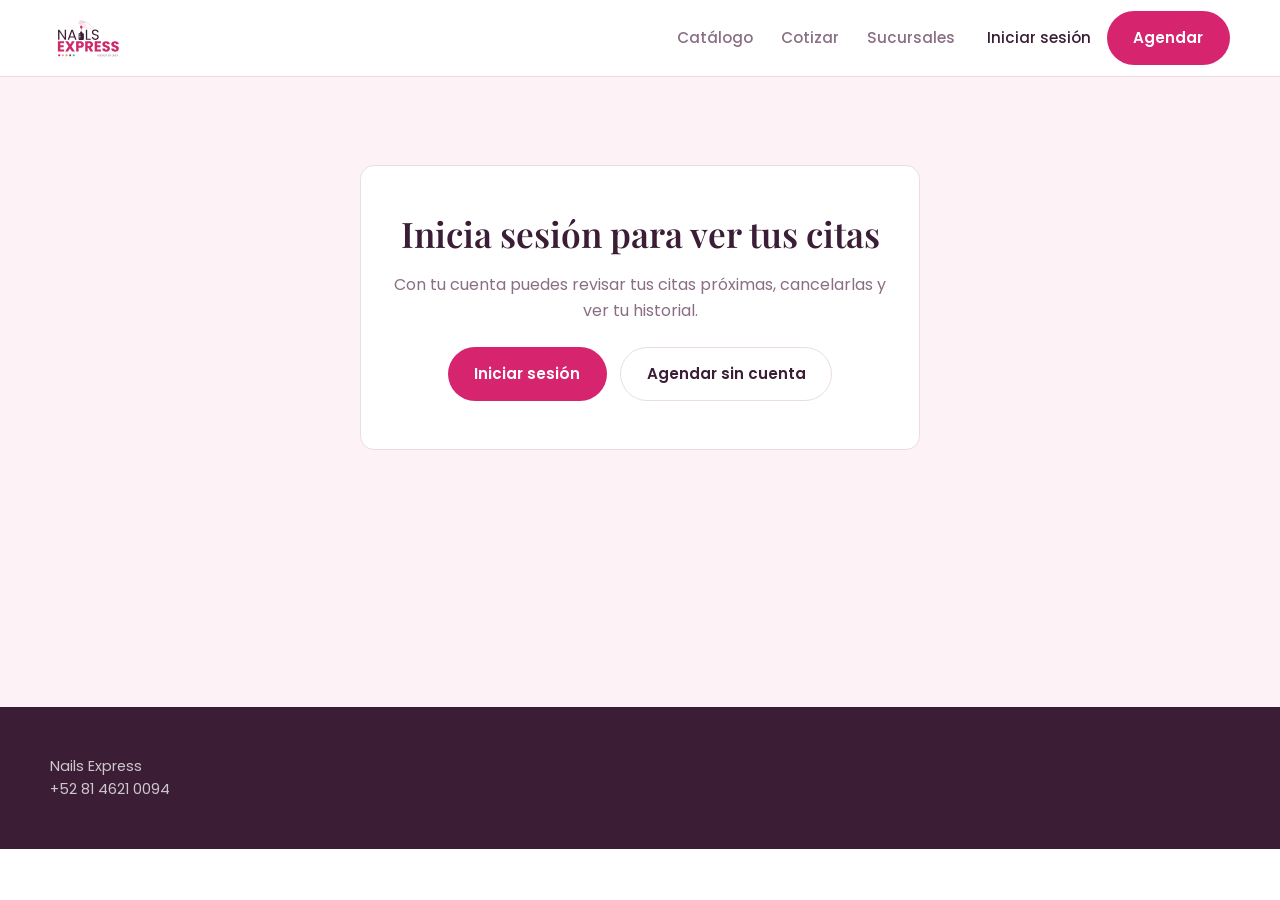
<file: nails-express/mis-citas.html>
<!DOCTYPE html>
<html lang="es-MX">
<head>
  <meta charset="UTF-8">
  <meta name="viewport" content="width=device-width, initial-scale=1">
  <title>Mis citas — Nails Express</title>
  <meta name="robots" content="noindex">
  <link rel="preconnect" href="https://fonts.googleapis.com">
  <link rel="preconnect" href="https://fonts.gstatic.com" crossorigin>
  <link href="https://fonts.googleapis.com/css2?family=Playfair+Display:wght@500;600&family=Poppins:wght@400;500;600&display=swap" rel="stylesheet">
  <link rel="stylesheet" href="css/estilos.css">
</head>
<body>

  <!-- Barra superior ---------------------------------------- -->
  <header class="barra">
    <div class="contenedor barra__fila">
      <a class="barra__logo" href="index.html"><img src="img/logo sin fondo.svg" alt="Nails Express"></a>
      <ul class="barra__menu">
        <li><a href="index.html#catalogo">Catálogo</a></li>
        <li><a href="index.html#cotizar">Cotizar</a></li>
        <li><a href="index.html#sucursales">Sucursales</a></li>
      </ul>
      <div class="barra__acciones">
        <a class="barra__sesion" href="#">Iniciar sesión</a>
        <a class="boton boton--principal" href="agendar.html">Agendar</a>
      </div>
    </div>
  </header>

  <main class="cuenta">
    <div class="contenedor">

      <!-- Panel de la clienta (solo con sesión) -------------- -->
      <div class="cuenta__rejilla" id="cuenta-panel">

        <aside class="cuenta__lateral">
          <div class="cuenta__tarjeta">
            <span class="cuenta__inicial" id="cuenta-inicial" aria-hidden="true"></span>
            <div class="cuenta__quien">
              <p class="cuenta__nombre" id="cuenta-nombre"></p>
              <p class="cuenta__correo" id="cuenta-correo"></p>
            </div>
          </div>
          <nav class="cuenta__nav" aria-label="Mi cuenta">
            <a href="mis-citas.html" aria-current="page">Mis citas</a>
            <a href="mi-perfil.html">Mi perfil</a>
          </nav>
          <a class="boton boton--principal cuenta__agendar" href="agendar.html">Agendar nueva cita</a>
        </aside>

        <div class="cuenta__contenido">
          <h1>Mis citas</h1>
          <p class="cuenta__intro">Consulta tus próximas citas, cancélalas si no puedes llegar o vuelve a pedir un servicio que ya te hiciste.</p>

          <!-- Mensajes al cancelar, leídos por lectores de pantalla -->
          <div class="aviso aviso--exito" id="citas-aviso" role="status"></div>

          <section class="cuenta__bloque" aria-labelledby="titulo-proximas">
            <h2 id="titulo-proximas" tabindex="-1">Próximas</h2>
            <div class="citas" id="citas-proximas"></div>
            <!-- Regla del wireframe 12; el límite está en HORAS_LIMITE de mis-citas.js -->
            <p class="disponibilidad__nota tabla__nota">Puedes reprogramar o cancelar sin costo hasta 4 horas antes de tu cita.</p>
          </section>

          <section class="cuenta__bloque" aria-labelledby="titulo-historial">
            <h2 id="titulo-historial">Historial</h2>
            <div class="citas" id="citas-historial"></div>
          </section>
        </div>
      </div>

      <!-- Sin sesión ------------------------------------------ -->
      <section class="cuenta__vacio oculto" id="cuenta-sin-sesion">
        <h1>Inicia sesión para ver tus citas</h1>
        <p>Con tu cuenta puedes revisar tus citas próximas, cancelarlas y ver tu historial.</p>
        <div class="cuenta__vacio-acciones">
          <button class="boton boton--principal" type="button" id="cuenta-entrar">Iniciar sesión</button>
          <a class="boton boton--secundario" href="agendar.html">Agendar sin cuenta</a>
        </div>
      </section>

      <!-- Con sesión de personal: esta sección es de clientas -->
      <section class="cuenta__vacio oculto" id="cuenta-sin-permiso">
        <h1>Esta sección es para clientas</h1>
        <p>Tu cuenta es del personal del salón; tus citas están en tu agenda.</p>
        <div class="cuenta__vacio-acciones">
          <a class="boton boton--principal" href="index.html" data-panel-propio>Ir a mi panel</a>
        </div>
      </section>

    </div>
  </main>

  <!-- Pie ---------------------------------------------------- -->
  <footer class="pie">
    <div class="contenedor pie__fila">
      <div>
        <p style="margin:0">Nails Express</p>
        <p style="margin:0">+52 81 4621 0094</p>
      </div>
    </div>
  </footer>

  <script src="js/datos.js"></script>
  <script src="js/agenda-citas.js"></script>
  <script src="js/api-sesion.js"></script>
  <script src="js/sesion.js"></script>
  <script src="js/panel.js"></script>
  <!-- reprogramar.js inserta su propia ventana -->
  <script src="js/reprogramar.js"></script>
  <script src="js/mis-citas.js"></script>
</body>
</html>
</file>
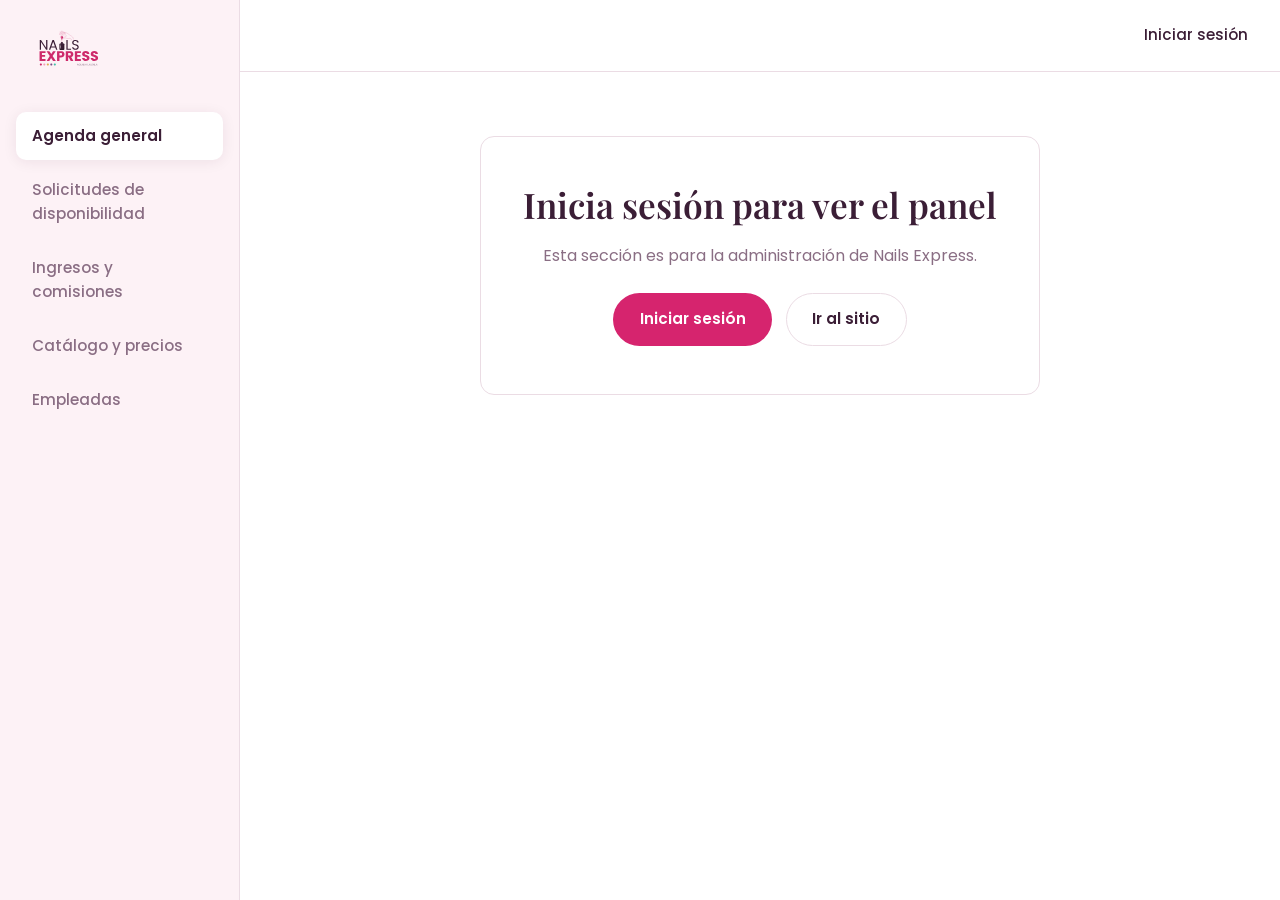
<file: nails-express/panel-admin.html>
<!DOCTYPE html>
<html lang="es-MX">
<head>
  <meta charset="UTF-8">
  <meta name="viewport" content="width=device-width, initial-scale=1">
  <title>Agenda general — Nails Express</title>
  <meta name="robots" content="noindex">
  <link rel="preconnect" href="https://fonts.googleapis.com">
  <link rel="preconnect" href="https://fonts.gstatic.com" crossorigin>
  <link href="https://fonts.googleapis.com/css2?family=Playfair+Display:wght@500;600&family=Poppins:wght@400;500;600&display=swap" rel="stylesheet">
  <link rel="stylesheet" href="css/estilos.css">
</head>
<body class="personal">

  <!-- Columna lateral del panel de administradora ----------- -->
  <aside class="personal__lateral">
    <a class="personal__logo" href="index.html">
      <img src="img/logo sin fondo.svg" alt="Nails Express — ir al sitio público">
    </a>
    <nav class="personal__nav" aria-label="Panel de administradora">
      <a href="panel-admin.html" aria-current="page">Agenda general</a>
      <a href="admin-disponibilidad.html">Solicitudes de disponibilidad</a>
      <a href="admin-ingresos.html">Ingresos y comisiones</a>
      <a href="admin-catalogo.html">Catálogo y precios</a>
      <a href="admin-empleadas.html">Empleadas</a>
    </nav>
  </aside>

  <div class="personal__principal">
    <!-- Barra superior: sesion.js pone aquí el menú del usuario -->
    <header class="personal__superior">
      <a class="barra__sesion" href="#">Iniciar sesión</a>
    </header>

    <main class="personal__contenido">

      <!-- Agenda de ambas sucursales (solo administradora) ---- -->
      <div id="cuenta-panel">
        <p class="personal__contexto">Ambas sucursales</p>
        <h1 class="personal__titulo" id="agenda-fecha"></h1>

        <!-- Todas las fechas conserva el filtro por sucursal. -->
        <div class="admin-filtros admin-filtros--agenda">
          <div class="filtros admin-filtros__grupo" id="filtro-sucursal" role="group" aria-label="Sucursal"></div>
          <div class="campo admin-filtros__fecha">
            <label for="agenda-periodo">Ver citas</label>
            <select id="agenda-periodo">
              <option value="dia">De un día</option>
              <option value="todas">Todas las fechas</option>
            </select>
          </div>
          <div class="campo admin-filtros__fecha">
            <label for="agenda-dia">Día</label>
            <input type="date" id="agenda-dia">
          </div>
          <div class="campo admin-filtros__fecha">
            <label for="agenda-estado">Estado</label>
            <select id="agenda-estado">
              <option value="sin-canceladas">Todos excepto canceladas</option>
              <option value="todos">Todos los estados</option>
              <option value="activa">Pendientes de atención</option>
              <option value="confirmada">Confirmadas</option>
              <option value="pendiente">Pendientes de pago</option>
              <option value="por-confirmar">Sin marcar</option>
              <option value="atendida">Atendidas</option>
              <option value="no-asistio">No llegó</option>
              <option value="cancelada">Canceladas</option>
            </select>
          </div>
          <div class="campo admin-filtros__fecha">
            <span class="orden-agenda__etiqueta" id="agenda-orden-etiqueta">Orden por fecha y hora</span>
            <div class="orden-agenda" id="agenda-orden" role="group" aria-labelledby="agenda-orden-etiqueta">
              <button class="orden-agenda__boton" type="button" data-orden="asc" aria-pressed="true"
                      aria-label="Más antiguas primero" title="Más antiguas primero">
                <svg viewBox="0 0 24 24" aria-hidden="true" focusable="false">
                  <path d="M5 19V5m-3 3 3-3 3 3M12 6h3m-3 6h6m-6 6h9" />
                </svg>
              </button>
              <button class="orden-agenda__boton" type="button" data-orden="desc" aria-pressed="false"
                      aria-label="Más recientes primero" title="Más recientes primero">
                <svg viewBox="0 0 24 24" aria-hidden="true" focusable="false">
                  <path d="M5 5v14m-3-3 3 3 3-3M12 6h9m-9 6h6m-6 6h3" />
                </svg>
              </button>
            </div>
          </div>
        </div>

        <div class="metricas metricas--tres">
          <div class="metrica">
            <strong class="metrica__valor" id="metrica-citas"></strong>
            <span class="metrica__nombre" id="metrica-citas-etiqueta">Citas del día</span>
          </div>
          <div class="metrica">
            <strong class="metrica__valor" id="metrica-ingreso"></strong>
            <span class="metrica__nombre">Ingreso estimado</span>
          </div>
          <div class="metrica">
            <strong class="metrica__valor" id="metrica-empleadas"></strong>
            <span class="metrica__nombre">Empleadas activas</span>
          </div>
        </div>

        <h2 class="personal__subtitulo">Citas</h2>
        <p class="disponibilidad__nota">Completa la empleada y el tono cuando la clienta los decida en el salón.</p>
        <p class="aviso aviso--exito" id="agenda-aviso" role="status"></p>
        <ol class="agenda" id="agenda-lista" aria-live="polite"></ol>
      </div>

      <!-- Sin sesión ---------------------------------------- -->
      <section class="cuenta__vacio oculto" id="cuenta-sin-sesion">
        <h1>Inicia sesión para ver el panel</h1>
        <p>Esta sección es para la administración de Nails Express.</p>
        <div class="cuenta__vacio-acciones">
          <button class="boton boton--principal" type="button" id="cuenta-entrar">Iniciar sesión</button>
          <a class="boton boton--secundario" href="index.html">Ir al sitio</a>
        </div>
      </section>

      <!-- Con sesión, pero no es la administradora ---------- -->
      <section class="cuenta__vacio oculto" id="cuenta-sin-permiso">
        <h1>Esta sección es solo para la administradora</h1>
        <p>Tu cuenta no tiene acceso al panel de administración.</p>
        <div class="cuenta__vacio-acciones">
          <a class="boton boton--principal" href="index.html" data-panel-propio>Ir a mi panel</a>
        </div>
      </section>

    </main>
  </div>

  <!-- Edición limitada a los datos que se pueden concretar en el salón. -->
  <dialog class="acceso" id="completar-cita" aria-labelledby="completar-titulo"
          aria-describedby="completar-resumen">
    <div class="acceso__cuerpo">
      <h2 class="acceso__titulo" id="completar-titulo">Asignar / completar datos</h2>
      <p class="reprogramar__actual" id="completar-resumen"></p>
      <form id="form-completar-cita" class="formulario">
        <div class="campo">
          <label for="completar-empleada">Empleada</label>
          <select id="completar-empleada" aria-describedby="completar-ayuda-empleada"></select>
          <p class="acceso__ayuda" id="completar-ayuda-empleada"></p>
        </div>
        <div class="campo">
          <label for="completar-tono">Tono</label>
          <select id="completar-tono" aria-describedby="completar-ayuda-tono"></select>
          <p class="acceso__ayuda" id="completar-ayuda-tono">Puedes dejarlo por elegir hasta que la clienta lo decida.</p>
        </div>
        <p class="disponibilidad__nota" id="completar-nota"></p>
        <div class="aviso" id="completar-error" role="alert"></div>
        <button class="boton boton--principal acceso__enviar" type="submit">Guardar cambios</button>
      </form>
    </div>
    <button class="acceso__cerrar" type="button" id="completar-cerrar" aria-label="Cerrar sin guardar">&times;</button>
  </dialog>

  <script src="js/datos.js"></script>
  <script src="js/agenda-citas.js"></script>
  <script src="js/api-sesion.js"></script>
  <script src="js/sesion.js"></script>
  <script src="js/panel.js"></script>
  <script src="js/panel-admin.js"></script>
</body>
</html>
</file>
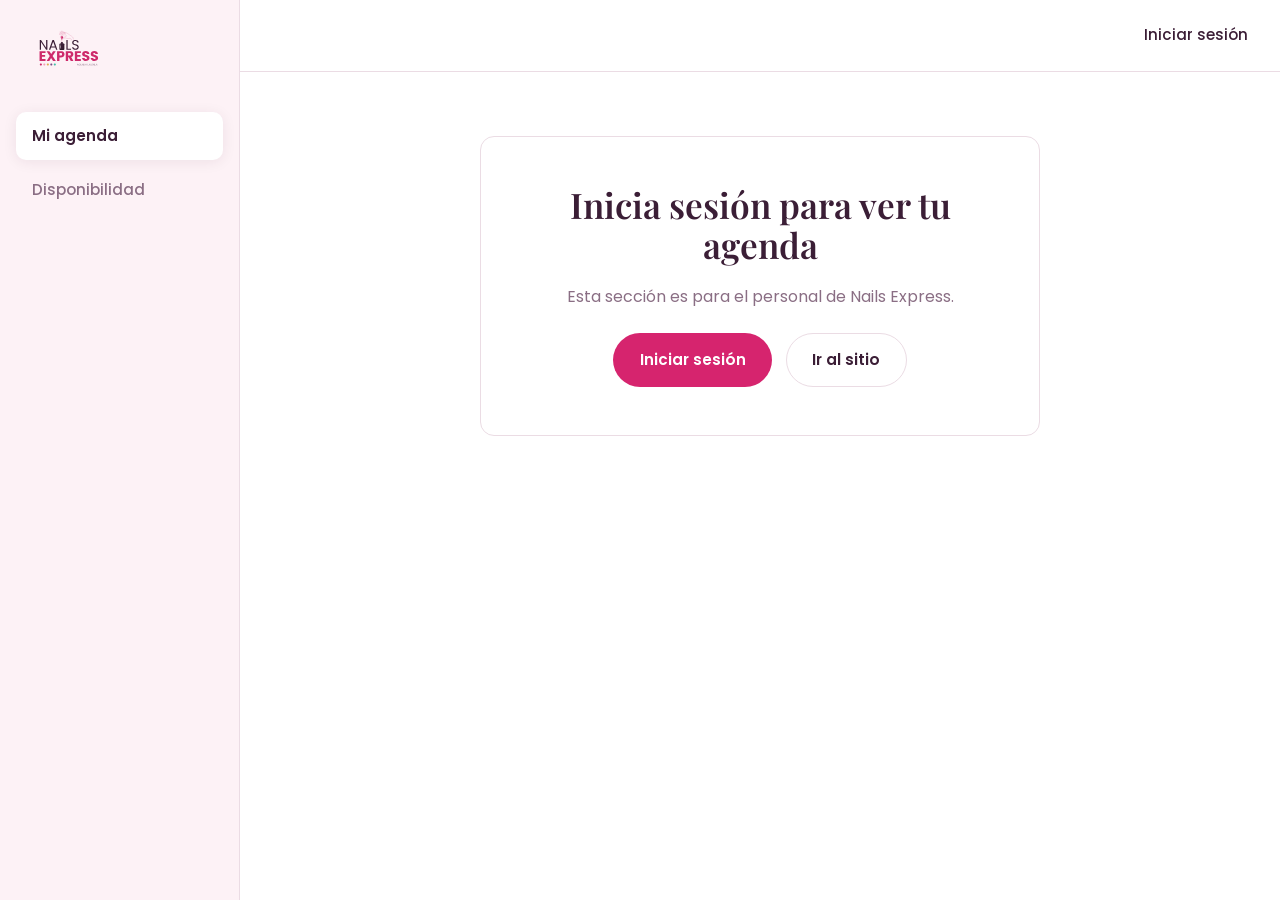
<file: nails-express/panel-empleada.html>
<!DOCTYPE html>
<html lang="es-MX">
<head>
  <meta charset="UTF-8">
  <meta name="viewport" content="width=device-width, initial-scale=1">
  <title>Mi agenda — Nails Express</title>
  <meta name="robots" content="noindex">
  <link rel="preconnect" href="https://fonts.googleapis.com">
  <link rel="preconnect" href="https://fonts.gstatic.com" crossorigin>
  <link href="https://fonts.googleapis.com/css2?family=Playfair+Display:wght@500;600&family=Poppins:wght@400;500;600&display=swap" rel="stylesheet">
  <link rel="stylesheet" href="css/estilos.css">
</head>
<body class="personal">

  <!-- Columna lateral del panel ----------------------------- -->
  <aside class="personal__lateral">
    <a class="personal__logo" href="index.html">
      <img src="img/logo sin fondo.svg" alt="Nails Express — ir al sitio público">
    </a>
    <nav class="personal__nav" aria-label="Panel de empleada">
      <a href="panel-empleada.html" aria-current="page">Mi agenda</a>
      <a href="disponibilidad.html">Disponibilidad</a>
    </nav>
  </aside>

  <div class="personal__principal">
    <!-- Barra superior: sesion.js pone aquí el menú del usuario -->
    <header class="personal__superior">
      <a class="barra__sesion" href="#">Iniciar sesión</a>
    </header>

    <main class="personal__contenido">

      <!-- Agenda del día (solo empleadas) --------------------- -->
      <div id="cuenta-panel">
        <p class="personal__contexto" id="agenda-contexto"></p>
        <h1 class="personal__titulo" id="agenda-fecha"></h1>
        <!-- Datos del registro laboral consultados en el servidor. -->
        <p id="empleada-datos-bd" role="status"></p>

        <div class="metricas">
          <div class="metrica">
            <strong class="metrica__valor" id="metrica-citas"></strong>
            <span class="metrica__nombre">Citas hoy</span>
          </div>
          <div class="metrica">
            <strong class="metrica__valor" id="metrica-libres"></strong>
            <span class="metrica__nombre">Espacios libres</span>
          </div>
          <div class="metrica">
            <strong class="metrica__valor" id="metrica-ingreso"></strong>
            <span class="metrica__nombre">Ingreso estimado</span>
          </div>
          <a class="boton boton--secundario metricas__accion" href="disponibilidad.html">Solicitar cierre de horarios</a>
        </div>

        <!-- Resultado de la última acción (atendida, cancelada, etc.) -->
        <div class="aviso aviso--exito agenda__aviso" id="agenda-aviso" role="status" tabindex="-1"></div>

        <!-- Buscador: la clienta llega con su folio, o llama para un cambio -->
        <section class="buscador" aria-labelledby="titulo-buscar">
          <h2 class="personal__subtitulo" id="titulo-buscar">Buscar cita</h2>
          <form class="formulario buscador__form" id="form-buscar" role="search">
            <div class="campo">
              <label for="buscar-texto">Folio o teléfono de la clienta</label>
              <input type="search" id="buscar-texto" autocomplete="off" autocapitalize="characters"
                     spellcheck="false" placeholder="NE-K7P3QA o 81 1234 5678" aria-describedby="buscar-ayuda">
            </div>
            <button class="boton boton--principal" type="submit">Buscar</button>
          </form>
          <p class="disponibilidad__nota" id="buscar-ayuda">Con el teléfono bastan los últimos 4 dígitos. Solo puedes gestionar citas asignadas a ti; las demás se muestran como consulta.</p>
          <div class="buscador__resultados" id="buscar-resultados" data-zona="busqueda" aria-live="polite"></div>
        </section>

        <h2 class="personal__subtitulo">Agenda</h2>
        <ol class="agenda" id="agenda-lista" data-zona="agenda"></ol>

        <!-- Consulta de citas pendientes de asignación por la administradora -->
        <section id="seccion-sin-asignar" class="oculto" aria-labelledby="titulo-sin-asignar">
          <h2 class="personal__subtitulo" id="titulo-sin-asignar">Sin preferencia en tu sucursal</h2>
          <p class="disponibilidad__nota">Clientas que eligieron "Sin preferencia". La administradora asigna quién las atenderá; después aparecerán en la agenda de esa empleada.</p>
          <ol class="agenda agenda--sin-asignar" id="agenda-sin-asignar" data-zona="sin-asignar"></ol>
        </section>
      </div>

      <!-- Sin sesión ---------------------------------------- -->
      <section class="cuenta__vacio oculto" id="cuenta-sin-sesion">
        <h1>Inicia sesión para ver tu agenda</h1>
        <p>Esta sección es para el personal de Nails Express.</p>
        <div class="cuenta__vacio-acciones">
          <button class="boton boton--principal" type="button" id="cuenta-entrar">Iniciar sesión</button>
          <a class="boton boton--secundario" href="index.html">Ir al sitio</a>
        </div>
      </section>

      <!-- Con sesión, pero no es empleada ------------------- -->
      <section class="cuenta__vacio oculto" id="cuenta-sin-permiso">
        <h1>Esta sección es solo para empleadas</h1>
        <p>Tu cuenta no tiene acceso a la agenda del personal.</p>
        <div class="cuenta__vacio-acciones">
          <a class="boton boton--principal" href="index.html" data-panel-propio>Ir al sitio</a>
        </div>
      </section>

    </main>
  </div>

  <script src="js/datos.js"></script>
  <script src="js/agenda-citas.js"></script>
  <script src="js/api-sesion.js"></script>
  <script src="js/sesion.js"></script>
  <script src="js/panel.js"></script>
  <!-- reprogramar.js inserta su propia ventana -->
  <script src="js/reprogramar.js"></script>
  <script src="js/panel-empleada.js"></script>
</body>
</html>
</file>
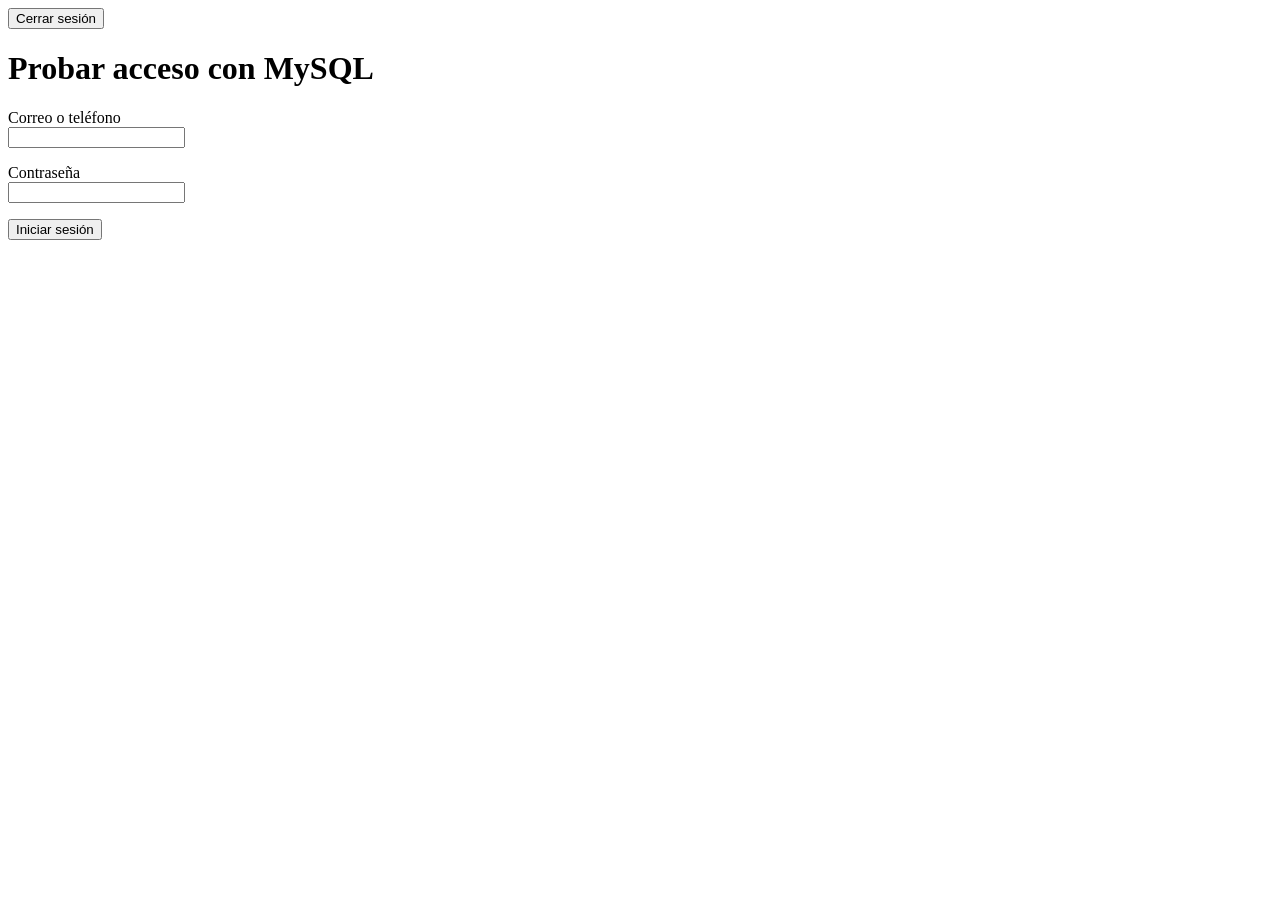
<file: nails-express_backend/prueba_login.html>
<!DOCTYPE html>
<html lang="es">
<head>
  <meta charset="UTF-8">
  <meta name="viewport" content="width=device-width, initial-scale=1">
  <title>Prueba de inicio de sesión</title>
</head>
<!-- Envía al backend la petición de cerrar la sesión actual. -->
<form action="logout.php" method="post">
    <button type="submit">Cerrar sesión</button>
</form>

<body>
  <h1>Probar acceso con MySQL</h1>

  <!-- POST envía los datos en el cuerpo de la petición. -->
  <form action="login.php" method="post">
    <p>
      <label for="usuario">Correo o teléfono</label><br>
      <input
        type="text"
        id="usuario"
        name="usuario"
        autocomplete="username"
        required
      >
    </p>

    <p>
      <label for="contrasena">Contraseña</label><br>
      <input
        type="password"
        id="contrasena"
        name="contrasena"
        autocomplete="current-password"
        required
      >
    </p>

    <button type="submit">Iniciar sesión</button>
  </form>
</body>
</html>
</file>
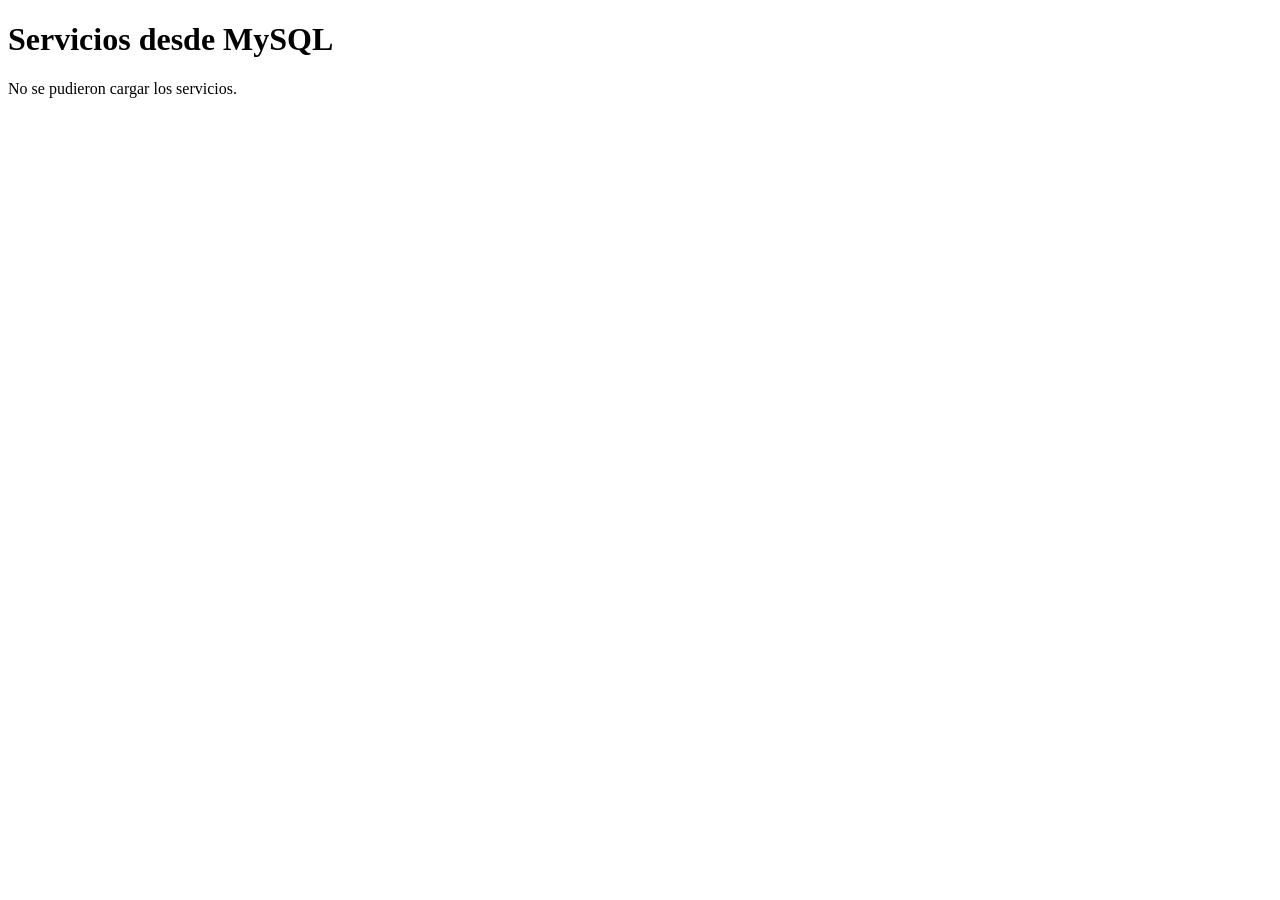
<file: nails-express_backend/prueba_servicios.html>
<!DOCTYPE html>
<html lang="es">
<head>
  <meta charset="UTF-8">
  <meta name="viewport" content="width=device-width, initial-scale=1">
  <title>Prueba del catálogo</title>
</head>
<body>
  <h1>Servicios desde MySQL</h1>

  <p id="mensaje" role="status">Cargando servicios...</p>
  <ul id="lista-servicios"></ul>

  <script>
    async function cargarServicios() {
      const mensaje = document.getElementById('mensaje');
      const lista = document.getElementById('lista-servicios');

      try {
        // Solicita los datos al archivo PHP de esta misma carpeta.
        const respuesta = await fetch('servicios.php');

        // Comprueba si el servidor respondió correctamente.
        if (!respuesta.ok) {
          throw new Error('El servidor no pudo entregar los servicios.');
        }

        // Convierte el JSON recibido en un arreglo de JavaScript.
        const servicios = await respuesta.json();

        if (!Array.isArray(servicios)) {
          throw new Error('La respuesta no contiene una lista de servicios.');
        }

        // Crea un elemento visible por cada servicio de la base.
        for (const servicio of servicios) {
          const elemento = document.createElement('li');

          // textContent muestra los datos como texto, sin interpretarlos como HTML.
          elemento.textContent =
            `${servicio.nombre} — $${servicio.precio} — ${servicio.duracion} minutos`;

          lista.appendChild(elemento);
        }

        mensaje.textContent = servicios.length
          ? 'Servicios cargados correctamente.'
          : 'Todavía no hay servicios registrados.';

      } catch (error) {
        console.error(error);
        mensaje.textContent = 'No se pudieron cargar los servicios.';
      }
    }

    cargarServicios();
  </script>
</body>
</html>
</file>
<file: nails-express/css/estilos.css>
/* ============================================================
   estilos.css — Nails Express
   ============================================================ */

/* --- Variables de marca ------------------------------------ */
:root {
  --magenta:        #D6246E;
  --magenta-fuerte: #B01457;
  --ciruela:        #3B1E36;
  --rosa-fondo:     #FDF2F6;
  --rosa-suave:     #F9D9E4;
  --oro:            #E8B04B;
  --texto:          #3B1E36;
  --texto-suave:    #8A6E84;
  --borde:          #EBDCE4;
  --blanco:         #FFFFFF;

  --ancho: 1180px;
  --radio: 14px;
  --sombra: 0 2px 14px rgba(59, 30, 54, .08);
}

/* --- Base --------------------------------------------------- */
* { box-sizing: border-box; }

html { scroll-behavior: smooth; scroll-padding-top: 90px; }

body {
  margin: 0;
  font-family: "Poppins", "Segoe UI", system-ui, sans-serif;
  color: var(--texto);
  background: var(--blanco);
  line-height: 1.6;
}

h1, h2, h3 {
  font-family: "Playfair Display", Georgia, serif;
  font-weight: 600;
  line-height: 1.15;
  margin: 0 0 .5em;
}

h1 { font-size: clamp(2.2rem, 5vw, 3.4rem); }
h2 { font-size: clamp(1.7rem, 3.4vw, 2.4rem); }
h3 { font-size: 1.15rem; font-family: inherit; font-weight: 600; }

p { margin: 0 0 1em; max-width: 62ch; }

a { color: var(--magenta); }

img { max-width: 100%; display: block; }

:focus-visible {
  outline: 3px solid var(--magenta);
  outline-offset: 2px;
  border-radius: 4px;
}

.contenedor {
  width: min(var(--ancho), 100% - 3rem);
  margin-inline: auto;
}

.seccion { padding: 5rem 0; }
.seccion--rosa { background: var(--rosa-fondo); }

.seccion__intro { max-width: 46ch; margin-bottom: 2.5rem; }
.seccion__intro p { color: var(--texto-suave); margin: 0; }

/* --- Botones ------------------------------------------------ */
.boton {
  display: inline-flex;
  align-items: center;
  justify-content: center;
  gap: .5rem;
  padding: .85rem 1.6rem;
  border-radius: 999px;
  border: 1.5px solid transparent;
  font: inherit;
  font-weight: 600;
  font-size: .95rem;
  text-decoration: none;
  cursor: pointer;
  transition: background-color .15s ease, color .15s ease;
}
.boton--principal { background: var(--magenta); color: var(--blanco); }
.boton--principal:hover { background: var(--magenta-fuerte); }
.boton--secundario { background: transparent; color: var(--ciruela); border-color: var(--borde); }
.boton--secundario:hover { border-color: var(--magenta); color: var(--magenta); }
.boton:disabled { opacity: .45; cursor: not-allowed; }

/* --- Barra superior ----------------------------------------- */
.barra {
  position: sticky;
  top: 0;
  z-index: 50;
  background: rgba(255, 255, 255, .94);
  backdrop-filter: blur(8px);
  border-bottom: 1px solid var(--borde);
}
.barra__fila {
  display: flex;
  align-items: center;
  gap: 2rem;
  height: 76px;
}
.barra__logo { display: flex; align-items: center; text-decoration: none; }
.barra__logo img { height: 42px; width: auto; }
.barra__menu {
  display: flex;
  gap: 1.75rem;
  margin-left: auto;
  list-style: none;
  padding: 0;
}
.barra__menu a {
  color: var(--texto-suave);
  text-decoration: none;
  font-size: .95rem;
  font-weight: 500;
}
.barra__menu a:hover { color: var(--magenta); }
.barra__acciones { display: flex; align-items: center; gap: 1rem; }
.barra__sesion { color: var(--texto); font-size: .95rem; font-weight: 500; text-decoration: none; }

/* --- Portada ------------------------------------------------ */
.portada { padding: 4.5rem 0 5rem; }
.portada__rejilla {
  display: grid;
  grid-template-columns: 1.05fr .95fr;
  gap: 4rem;
  align-items: center;
}
.portada p { color: var(--texto-suave); font-size: 1.05rem; }
.portada__acciones { display: flex; gap: .85rem; flex-wrap: wrap; margin-top: 2rem; }

/* la foto es el elemento protagonista de la portada;
   se recorta hacia las manos, que es donde está la acción */
.portada__imagen {
  width: 100%;
  height: auto;
  aspect-ratio: 4 / 5;
  max-height: 560px;
  object-fit: cover;
  object-position: 50% 65%;
  border-radius: var(--radio);
  box-shadow: var(--sombra);
}

/* --- Filtros del catálogo ----------------------------------- */
.filtros { display: flex; flex-wrap: wrap; gap: .6rem; margin-bottom: 2.5rem; }
.filtro {
  padding: .6rem 1.2rem;
  border-radius: 999px;
  border: 1.5px solid var(--borde);
  background: var(--blanco);
  font: inherit;
  font-size: .9rem;
  font-weight: 500;
  color: var(--texto);
  cursor: pointer;
}
.filtro:hover { border-color: var(--magenta); }
.filtro[aria-pressed="true"] {
  background: var(--ciruela);
  border-color: var(--ciruela);
  color: var(--blanco);
}

/* --- Rejilla de tonos --------------------------------------- */
.tonos {
  display: grid;
  grid-template-columns: repeat(auto-fill, minmax(190px, 1fr));
  gap: 1.25rem;
}
.tono {
  background: var(--blanco);
  border: 1px solid var(--borde);
  border-radius: var(--radio);
  padding: 1.1rem;
  text-align: left;
  font: inherit;
  cursor: pointer;
  transition: border-color .15s ease;
}
.tono:hover { border-color: var(--magenta); }
.tono__muestra {
  width: 100%;
  height: 112px;
  border-radius: 10px;
  margin-bottom: .9rem;
}
.tono__nombre { font-weight: 600; font-size: .98rem; }
.tono__marca { color: var(--texto-suave); font-size: .85rem; }
.tono--agotado { opacity: .5; }
.tono__etiqueta {
  display: inline-block;
  margin-top: .4rem;
  font-size: .75rem;
  font-weight: 600;
  color: var(--texto-suave);
}

/* --- Ventana de detalle ------------------------------------- */
.detalle[open] {
  border: none;
  border-radius: var(--radio);
  padding: 0;
  width: min(680px, 92vw);
  box-shadow: 0 20px 60px rgba(59, 30, 54, .25);
}
.detalle::backdrop { background: rgba(59, 30, 54, .45); }
.detalle__cuerpo { padding: 2rem; }
.detalle__muestra { height: 150px; border-radius: 10px; margin-bottom: 1.25rem; }
.detalle__cerrar {
  position: absolute; top: 1rem; right: 1rem;
  background: var(--blanco); border: 1px solid var(--borde);
  width: 34px; height: 34px; border-radius: 50%;
  cursor: pointer; font-size: 1.1rem; line-height: 1;
}
.detalle h3 { margin-top: 1.5rem; }
.disenos { display: grid; grid-template-columns: repeat(auto-fill, minmax(150px, 1fr)); gap: .75rem; }
.diseno {
  border: 1px solid var(--borde);
  border-radius: 10px;
  padding: .8rem;
  font-size: .88rem;
}
.diseno strong { display: block; font-weight: 600; }
.diseno span { color: var(--texto-suave); }

/* --- Servicios ---------------------------------------------- */
.servicios { display: grid; grid-template-columns: repeat(auto-fit, minmax(260px, 1fr)); gap: 1.25rem; }
.servicio {
  background: var(--blanco);
  border: 1px solid var(--borde);
  border-radius: var(--radio);
  padding: 1.8rem;
}
.servicio__precio { font-size: 1.6rem; font-weight: 600; color: var(--magenta); }
.servicio__dato { color: var(--texto-suave); font-size: .9rem; }
.servicio p { font-size: .92rem; color: var(--texto-suave); }

/* --- Cotizador ---------------------------------------------- */
.cotizador {
  display: grid;
  grid-template-columns: 1fr 1fr;
  gap: 3rem;
  background: linear-gradient(135deg, var(--ciruela) 0%, var(--magenta-fuerte) 55%, var(--magenta) 100%);
  color: var(--blanco);
  border-radius: 20px;
  padding: 3rem;
  margin-top: 3rem;
}
.cotizador h2 { color: var(--blanco); }
.cotizador p { color: rgba(255, 255, 255, .7); font-size: .92rem; }
.cotizador__total { font-size: clamp(2.4rem, 5vw, 3.4rem); font-weight: 600; font-family: "Playfair Display", serif; }
.cotizador__linea {
  display: flex; justify-content: space-between;
  padding: .7rem 0;
  border-bottom: 1px solid rgba(255, 255, 255, .15);
  font-size: .92rem;
}
.cotizador label { display: block; font-size: .85rem; margin-bottom: .4rem; color: rgba(255,255,255,.7); }

/* --- Formularios -------------------------------------------- */
.campo { margin-bottom: 1.25rem; }
.campo label { display: block; font-size: .88rem; font-weight: 500; margin-bottom: .4rem; }
select, input[type="text"], input[type="tel"], input[type="email"], input[type="date"] {
  width: 100%;
  padding: .85rem 1rem;
  border: 1.5px solid var(--borde);
  border-radius: 10px;
  font: inherit;
  font-size: .95rem;
  background: var(--blanco);
  color: var(--texto);
}
select:focus, input:focus { border-color: var(--magenta); outline: none; }
.campo__error { color: var(--magenta-fuerte); font-size: .82rem; margin-top: .3rem; display: none; }
.campo--invalido input, .campo--invalido select { border-color: var(--magenta-fuerte); }
.campo--invalido .campo__error { display: block; }

/* --- Sucursales --------------------------------------------- */
.sucursales { display: grid; grid-template-columns: repeat(auto-fit, minmax(300px, 1fr)); gap: 1.5rem; }
.sucursal {
  background: var(--blanco);
  border: 1px solid var(--borde);
  border-radius: var(--radio);
  padding: 2rem;
}
.sucursal__dato { color: var(--texto-suave); font-size: .92rem; margin: 0 0 .3rem; }

/* --- Pie ---------------------------------------------------- */
.pie { background: var(--ciruela); color: rgba(255,255,255,.75); padding: 3rem 0; font-size: .9rem; }
.pie__fila { display: flex; justify-content: space-between; gap: 2rem; flex-wrap: wrap; }
.pie a { color: rgba(255,255,255,.75); text-decoration: none; margin-left: 1.25rem; }
.pie a:hover { color: var(--blanco); }
.pie__red { display: inline-flex; align-items: center; gap: .45rem; }
.pie__red svg { width: 18px; height: 18px; fill: currentColor; flex-shrink: 0; }
.pie__red .pie__icono-linea { fill: none; stroke: currentColor; stroke-width: 2; }
.pie__red .pie__icono-linea .relleno { fill: currentColor; stroke: none; }

/* --- Flujo de agendado -------------------------------------- */
.pasos { display: flex; gap: .5rem; margin-bottom: .75rem; }
.paso { height: 5px; width: 72px; border-radius: 3px; background: var(--borde); }
.paso--hecho { background: var(--magenta); }
.pasos__texto { color: var(--texto-suave); font-size: .85rem; }

.agendar { display: grid; grid-template-columns: 1fr 340px; gap: 3rem; align-items: start; }

.opciones { display: grid; grid-template-columns: repeat(auto-fit, minmax(200px, 1fr)); gap: 1rem; }
.opcion {
  text-align: left;
  background: var(--blanco);
  border: 1.5px solid var(--borde);
  border-radius: var(--radio);
  padding: 1.3rem;
  font: inherit;
  cursor: pointer;
}
.opcion:hover { border-color: var(--magenta); }
.opcion[aria-pressed="true"] { border-color: var(--magenta); background: var(--rosa-fondo); }
.opcion strong { display: block; font-weight: 600; margin-bottom: .2rem; }
.opcion span { color: var(--texto-suave); font-size: .88rem; }

.horas { display: grid; grid-template-columns: repeat(auto-fill, minmax(104px, 1fr)); gap: .6rem; }
.hora {
  padding: .8rem;
  border: 1.5px solid var(--borde);
  border-radius: 10px;
  background: var(--blanco);
  font: inherit; font-size: .92rem; font-weight: 500;
  cursor: pointer;
}
.hora:hover:not(:disabled) { border-color: var(--magenta); }
.hora[aria-pressed="true"] { background: var(--ciruela); border-color: var(--ciruela); color: var(--blanco); }
.hora:disabled { background: var(--rosa-fondo); color: #C9B6C2; cursor: not-allowed; }

.resumen {
  position: sticky; top: 100px;
  background: var(--rosa-fondo);
  border-radius: var(--radio);
  padding: 1.8rem;
}
.resumen h3 { margin-bottom: 1rem; }
.resumen__linea {
  display: flex; justify-content: space-between; gap: 1rem;
  padding: .55rem 0;
  font-size: .9rem;
  border-bottom: 1px solid var(--borde);
}
.resumen__linea span:first-child { color: var(--texto-suave); }
.resumen__linea span:last-child { font-weight: 500; text-align: right; }
.resumen__total { display: flex; justify-content: space-between; align-items: baseline; margin: 1.2rem 0; }
.resumen__total strong { font-size: 1.6rem; font-family: "Playfair Display", serif; }
.resumen .boton { width: 100%; margin-top: .5rem; }

.confirmacion { text-align: center; padding: 4rem 0; }
.confirmacion__marca {
  width: 72px; height: 72px; border-radius: 50%;
  background: var(--magenta); color: var(--blanco);
  display: grid; place-items: center;
  font-size: 2rem; margin: 0 auto 1.5rem;
}
.confirmacion__folio {
  display: inline-block;
  background: var(--rosa-fondo);
  padding: .5rem 1.2rem;
  border-radius: 999px;
  font-weight: 600;
}

.oculto { display: none !important; }

/* --- Adaptación a pantallas chicas -------------------------- */
@media (max-width: 900px) {
  .portada__rejilla,
  .cotizador,
  .agendar { grid-template-columns: 1fr; gap: 2.5rem; }
  .cotizador { padding: 2rem; }
  .portada__imagen { aspect-ratio: 4 / 3; max-height: 420px; }
  .resumen { position: static; }
  .barra__menu { display: none; }
  .seccion { padding: 3.5rem 0; }
}

@media (prefers-reduced-motion: reduce) {
  * { transition: none !important; animation: none !important; }
  html { scroll-behavior: auto; }
}

/* --- Acceso: modal de inicio de sesión y registro ----------- */
.acceso[open] {
  border: none;
  border-radius: var(--radio);
  padding: 0;
  width: min(460px, calc(100vw - 2rem));
  max-height: calc(100vh - 2rem);
  max-height: calc(100dvh - 2rem);   /* respeta la barra del navegador en celular */
  overflow-y: auto;
  color: var(--texto);
  box-shadow: 0 20px 60px rgba(59, 30, 54, .25);
}
.acceso::backdrop { background: rgba(59, 30, 54, .45); }
.acceso__cuerpo { padding: 2.25rem 2rem 1.75rem; }
.acceso__titulo { font-size: 1.6rem; margin-bottom: 1.25rem; padding-right: 2.5rem; }
.acceso__cerrar {
  position: absolute; top: 1rem; right: 1rem;
  background: var(--blanco); border: 1px solid var(--borde);
  width: 36px; height: 36px; border-radius: 50%;
  cursor: pointer; font-size: 1.2rem; line-height: 1; color: var(--texto);
}
.acceso__cerrar:hover { border-color: var(--magenta); color: var(--magenta); }

/* pestañas tipo control segmentado */
.acceso__pestanas {
  display: grid;
  grid-template-columns: 1fr 1fr;
  gap: .25rem;
  padding: .3rem;
  margin-bottom: 1.75rem;
  background: var(--rosa-fondo);
  border-radius: 999px;
}
.acceso__pestanas [role="tab"] {
  padding: .65rem 1rem;
  border: none;
  border-radius: 999px;
  background: transparent;
  font: inherit;
  font-size: .92rem;
  font-weight: 500;
  color: var(--texto-suave);
  cursor: pointer;
}
.acceso__pestanas [role="tab"]:hover { color: var(--magenta); }
.acceso__pestanas [role="tab"][aria-selected="true"] {
  background: var(--blanco);
  color: var(--ciruela);
  font-weight: 600;
  box-shadow: var(--sombra);
}
.acceso__panel[hidden] { display: none; }

/* campos: 1rem evita el zoom automático de iOS al enfocar.
   .formulario reutiliza el mismo estilo en el panel de la clienta */
.acceso input,
.formulario input {
  width: 100%;
  padding: .85rem 1rem;
  border: 1.5px solid var(--borde);
  border-radius: 10px;
  font: inherit;
  font-size: 1rem;
  background: var(--blanco);
  color: var(--texto);
}
.acceso input:focus-visible,
.formulario input:focus-visible {
  border-color: var(--magenta);
  box-shadow: 0 0 0 3px var(--rosa-suave);
  outline: none;
}
.acceso .campo--invalido input,
.formulario .campo--invalido input { border-color: var(--magenta-fuerte); }

/* contraseña con botón para mostrarla dentro del campo */
.acceso__clave { position: relative; }
.acceso__clave input { padding-right: 5.75rem; }
.acceso__ver {
  position: absolute;
  top: 50%; right: .4rem;
  transform: translateY(-50%);
  padding: .45rem .8rem;
  border: none;
  border-radius: 999px;
  background: transparent;
  font: inherit;
  font-size: .82rem;
  font-weight: 600;
  color: var(--magenta-fuerte);
  cursor: pointer;
}
.acceso__ver:hover { background: var(--rosa-fondo); }

.acceso__ayuda { color: var(--texto-suave); font-size: .82rem; margin-top: .3rem; }
.campo--invalido .acceso__ayuda { display: none; }

.acceso__olvido {
  display: inline-block;
  margin: -.35rem 0 1.25rem;
  font-size: .88rem;
  font-weight: 500;
  color: var(--magenta-fuerte);
}

.acceso__aviso {
  margin-bottom: 1rem;
  padding: .75rem 1rem;
  border: 1px solid var(--rosa-suave);
  border-radius: 10px;
  background: var(--rosa-fondo);
  color: var(--magenta-fuerte);
  font-size: .88rem;
}
.acceso__aviso:empty { display: none; }
.acceso__aviso--info { color: var(--texto); }

.acceso__enviar { width: 100%; }

.acceso__nota {
  max-width: none;
  margin: 1.5rem 0 0;
  padding-top: 1.25rem;
  border-top: 1px solid var(--borde);
  color: var(--texto-suave);
  font-size: .88rem;
  text-align: center;
}
.acceso__nota a { color: var(--magenta-fuerte); font-weight: 500; }

/* --- Usuario con sesión en la barra ------------------------- */
.usuario { position: relative; }
.usuario__boton {
  display: flex;
  align-items: center;
  gap: .55rem;
  padding: .3rem .85rem .3rem .3rem;
  border: 1.5px solid var(--borde);
  border-radius: 999px;
  background: var(--blanco);
  font: inherit;
  font-size: .92rem;
  font-weight: 500;
  color: var(--texto);
  cursor: pointer;
}
.usuario__boton:hover,
.usuario__boton[aria-expanded="true"] { border-color: var(--magenta); }
/* flecha que indica que hay un menú */
.usuario__boton::after {
  content: "";
  width: .4rem; height: .4rem;
  border-right: 1.5px solid currentColor;
  border-bottom: 1.5px solid currentColor;
  transform: translateY(-2px) rotate(45deg);
}
.usuario__boton[aria-expanded="true"]::after { transform: translateY(2px) rotate(-135deg); }
.usuario__inicial {
  display: grid;
  place-items: center;
  width: 32px; height: 32px;
  border-radius: 50%;
  background: var(--magenta);
  color: var(--blanco);
  font-weight: 600;
  font-size: .9rem;
}
/* nombre arriba y rol abajo, como en el wireframe del menú */
.usuario__texto {
  display: flex;
  flex-direction: column;
  align-items: flex-start;
  line-height: 1.2;
  text-align: left;
}
.usuario__nombre {
  max-width: 10rem;
  overflow: hidden;
  text-overflow: ellipsis;
  white-space: nowrap;
}
.usuario__rol { color: var(--texto-suave); font-size: .75rem; font-weight: 400; }
.usuario__menu {
  position: absolute;
  top: calc(100% + .5rem);
  right: 0;
  z-index: 60;
  min-width: 200px;
  margin: 0;
  padding: .4rem;
  list-style: none;
  background: var(--blanco);
  border: 1px solid var(--borde);
  border-radius: 12px;
  box-shadow: 0 12px 32px rgba(59, 30, 54, .14);
}
.usuario__menu[hidden] { display: none; }
.usuario__menu a,
.usuario__menu button {
  display: block;
  width: 100%;
  padding: .65rem .85rem;
  border: none;
  border-radius: 8px;
  background: transparent;
  font: inherit;
  font-size: .92rem;
  color: var(--texto);
  text-align: left;
  text-decoration: none;
  cursor: pointer;
}
.usuario__menu a:hover,
.usuario__menu button:hover { background: var(--rosa-fondo); color: var(--magenta-fuerte); }
.usuario__menu li:last-child {
  margin-top: .3rem;
  padding-top: .3rem;
  border-top: 1px solid var(--borde);
}

@media (max-width: 480px) {
  .acceso__cuerpo { padding: 2rem 1.25rem 1.5rem; }
  .acceso__titulo { font-size: 1.4rem; }

  /* en celular solo se ve la inicial; nombre y rol siguen disponibles
     para lectores de pantalla como nombre del botón */
  .usuario__boton { padding: .25rem; }
  .usuario__boton::after { display: none; }
  .usuario__texto {
    position: absolute;
    width: 1px; height: 1px;
    overflow: hidden;
    clip: rect(0 0 0 0);
    white-space: nowrap;
  }
}

/* --- Utilidades compartidas --------------------------------- */
/* texto que solo leen los lectores de pantalla */
.solo-lector {
  position: absolute;
  width: 1px; height: 1px;
  overflow: hidden;
  clip: rect(0 0 0 0);
  white-space: nowrap;
}

.boton--peligro { background: var(--magenta-fuerte); color: var(--blanco); }
.boton--peligro:hover { background: var(--ciruela); }

/* mensaje general de un formulario o acción */
.aviso {
  margin-bottom: 1rem;
  padding: .75rem 1rem;
  border: 1px solid var(--rosa-suave);
  border-radius: 10px;
  background: var(--rosa-fondo);
  color: var(--magenta-fuerte);
  font-size: .9rem;
}
.aviso:empty { display: none; }
.aviso--exito { background: #E6F4EC; border-color: #BFE2CE; color: #1D6B4A; }

.usuario__menu a[aria-current="page"] { color: var(--magenta-fuerte); font-weight: 600; }

/* Con sesión de empleada o administradora no se ofrece agendar:
   se ocultan todos los enlaces a agendar.html (también los que
   se generan con JavaScript, como "Elegir este servicio").      */
.sesion-personal a[href^="agendar.html"] { display: none !important; }

/* --- Panel de la clienta: estructura ------------------------ */
.cuenta {
  background: var(--rosa-fondo);
  padding: 3.5rem 0 5rem;
  min-height: 70vh;
}
.cuenta__rejilla {
  display: grid;
  grid-template-columns: 280px 1fr;
  gap: 2.5rem;
  align-items: start;
}

/* columna lateral con el usuario y la navegación */
.cuenta__lateral {
  position: sticky;
  top: 100px;
  display: flex;
  flex-direction: column;
  gap: 1.25rem;
  padding: 1.5rem;
  background: var(--blanco);
  border: 1px solid var(--borde);
  border-radius: var(--radio);
}
.cuenta__tarjeta { display: flex; align-items: center; gap: .85rem; }
.cuenta__inicial {
  display: grid;
  place-items: center;
  flex-shrink: 0;
  width: 52px; height: 52px;
  border-radius: 50%;
  background: var(--magenta);
  color: var(--blanco);
  font-family: "Playfair Display", Georgia, serif;
  font-size: 1.4rem;
  font-weight: 600;
}
.cuenta__quien { min-width: 0; }
.cuenta__nombre { margin: 0; font-weight: 600; line-height: 1.3; }
.cuenta__correo {
  margin: 0;
  color: var(--texto-suave);
  font-size: .85rem;
  overflow: hidden;
  text-overflow: ellipsis;
  white-space: nowrap;
}
.cuenta__nav {
  display: flex;
  flex-direction: column;
  gap: .25rem;
  padding-top: 1.25rem;
  border-top: 1px solid var(--borde);
}
.cuenta__nav a {
  padding: .7rem .9rem;
  border-radius: 10px;
  color: var(--texto);
  font-size: .95rem;
  font-weight: 500;
  text-decoration: none;
}
.cuenta__nav a:hover { background: var(--rosa-fondo); color: var(--magenta-fuerte); }
.cuenta__nav a[aria-current="page"] {
  background: var(--rosa-fondo);
  color: var(--magenta-fuerte);
  font-weight: 600;
  box-shadow: inset 3px 0 0 var(--magenta);
}
.cuenta__agendar { width: 100%; }

/* contenido principal */
.cuenta__contenido { min-width: 0; }
.cuenta__contenido h1 { font-size: clamp(2rem, 4vw, 2.6rem); }
.cuenta__intro { color: var(--texto-suave); margin-bottom: 2rem; }
.cuenta__bloque { margin-bottom: 2.5rem; }
.cuenta__bloque h2 { font-size: 1.4rem; margin-bottom: 1rem; }
.cuenta__tarjeta-blanca {
  padding: 2rem;
  background: var(--blanco);
  border: 1px solid var(--borde);
  border-radius: var(--radio);
}

/* sin sesión */
.cuenta__vacio {
  max-width: 560px;
  margin: 2rem auto;
  padding: 3rem 2rem;
  text-align: center;
  background: var(--blanco);
  border: 1px solid var(--borde);
  border-radius: var(--radio);
}
.cuenta__vacio h1 { font-size: clamp(1.7rem, 4vw, 2.2rem); }
.cuenta__vacio p { margin-inline: auto; color: var(--texto-suave); }
.cuenta__vacio-acciones {
  display: flex;
  flex-wrap: wrap;
  justify-content: center;
  gap: .85rem;
  margin-top: 1.5rem;
}

/* formularios del perfil */
.formulario__par { display: grid; grid-template-columns: 1fr 1fr; gap: 0 1rem; }

/* --- Panel de la clienta: tarjetas de cita ------------------ */
.citas { display: grid; gap: 1rem; }
.citas__vacio {
  padding: 2rem;
  text-align: center;
  background: var(--blanco);
  border: 1.5px dashed var(--borde);
  border-radius: var(--radio);
}
.citas__vacio p { margin: 0 auto 1rem; color: var(--texto-suave); }
.citas__vacio p:last-child { margin-bottom: 0; }

.cita {
  display: grid;
  grid-template-columns: auto 1fr auto;
  grid-template-areas:
    "fecha info     lado"
    "fecha acciones acciones";
  gap: .5rem 1.5rem;
  padding: 1.5rem;
  background: var(--blanco);
  border: 1px solid var(--borde);
  border-radius: var(--radio);
}

/* bloque de calendario con día y mes */
.cita__fecha {
  grid-area: fecha;
  display: flex;
  flex-direction: column;
  align-items: center;
  justify-content: center;
  width: 64px; height: 72px;
  border-radius: 12px;
  background: var(--rosa-fondo);
  color: var(--magenta-fuerte);
}
.cita__dia {
  font-family: "Playfair Display", Georgia, serif;
  font-size: 1.7rem;
  font-weight: 600;
  line-height: 1;
}
.cita__mes { font-size: .75rem; font-weight: 600; letter-spacing: .08em; text-transform: uppercase; }

.cita__info { grid-area: info; min-width: 0; }
.cita__info h3 { margin: 0 0 .35rem; font-size: 1.05rem; }
.cita__dato {
  display: flex;
  align-items: center;
  gap: .45rem;
  margin: 0;
  color: var(--texto-suave);
  font-size: .88rem;
}
.cita__cuando { display: block; color: var(--texto); font-weight: 500; }
.cita__cuando::first-letter { text-transform: uppercase; }
.cita__tono {
  width: 14px; height: 14px;
  flex-shrink: 0;
  border-radius: 50%;
  box-shadow: inset 0 0 0 1px rgba(0, 0, 0, .12);
}

.cita__lado {
  grid-area: lado;
  display: flex;
  flex-direction: column;
  align-items: flex-end;
  gap: .3rem;
  text-align: right;
}
.cita__total { font-size: 1.2rem; font-weight: 600; }
.cita__folio { color: var(--texto-suave); font-size: .8rem; }

.cita__acciones {
  grid-area: acciones;
  display: flex;
  flex-wrap: wrap;
  align-items: center;
  gap: .6rem;
  margin-top: .5rem;
  padding-top: 1rem;
  border-top: 1px solid var(--borde);
}
.cita__acciones .boton { padding: .6rem 1.2rem; font-size: .88rem; }
.cita__pregunta { width: 100%; margin: 0; font-size: .92rem; font-weight: 500; }

/* las canceladas se ven apagadas */
.cita--cancelada .cita__fecha { background: #F1ECEF; color: #6B5266; }
.cita--cancelada h3 { color: #6B5266; }

/* etiquetas de estado */
.estado {
  display: inline-block;
  padding: .2rem .7rem;
  border-radius: 999px;
  font-size: .75rem;
  font-weight: 600;
}
.estado--confirmada { background: #E6F4EC; color: #1D6B4A; }
.estado--completada { background: var(--rosa-fondo); color: var(--ciruela); }
.estado--cancelada  { background: #F1ECEF; color: #6B5266; }

/* --- Panel de la clienta: pantallas chicas ------------------ */
@media (max-width: 900px) {
  .cuenta { padding: 2rem 0 3.5rem; }
  .cuenta__rejilla { grid-template-columns: 1fr; gap: 2rem; }
  .cuenta__lateral { position: static; }
  /* la navegación pasa a pestañas horizontales */
  .cuenta__nav { flex-direction: row; }
  .cuenta__nav a { flex: 1; text-align: center; }
  .cuenta__nav a[aria-current="page"] { box-shadow: inset 0 -3px 0 var(--magenta); }
}

@media (max-width: 600px) {
  .cuenta__tarjeta-blanca { padding: 1.5rem 1.25rem; }
  .formulario__par { grid-template-columns: 1fr; }

  .cita {
    grid-template-columns: auto 1fr;
    grid-template-areas:
      "fecha    info"
      "lado     lado"
      "acciones acciones";
    gap: .75rem 1rem;
    padding: 1.25rem;
  }
  .cita__fecha { width: 56px; height: 64px; }
  .cita__lado {
    flex-direction: row;
    flex-wrap: wrap;
    align-items: center;
    gap: .4rem .9rem;
    text-align: left;
  }
  .cita__acciones .boton { flex: 1; }
}

/* --- Panel del personal: estructura ------------------------- */
/* columna lateral fija + barra superior + contenido, como en el
   wireframe 9 · Agenda del día */
body.personal {
  display: grid;
  /* minmax(0, …) evita que la tabla ancha estire toda la página */
  grid-template-columns: 240px minmax(0, 1fr);
  min-height: 100vh;
}
.personal__lateral {
  position: sticky;
  top: 0;
  height: 100vh;
  padding: 1.5rem 1rem;
  background: var(--rosa-fondo);
  border-right: 1px solid var(--borde);
}
.personal__logo { display: inline-block; margin: .25rem 1rem 2.25rem; }
.personal__logo img { height: 40px; width: auto; }
.personal__nav { display: flex; flex-direction: column; gap: .35rem; }
.personal__nav a {
  padding: .75rem 1rem;
  border-radius: 10px;
  color: var(--texto-suave);
  font-size: .95rem;
  font-weight: 500;
  text-decoration: none;
}
.personal__nav a:hover { color: var(--magenta-fuerte); background: rgba(255, 255, 255, .7); }
.personal__nav a[aria-current="page"] {
  background: var(--blanco);
  color: var(--ciruela);
  font-weight: 600;
  box-shadow: var(--sombra);
}
.personal__principal { display: flex; flex-direction: column; min-width: 0; }
.personal__superior {
  position: sticky;
  top: 0;
  z-index: 40;
  display: flex;
  align-items: center;
  justify-content: flex-end;
  height: 72px;
  padding: 0 2rem;
  background: rgba(255, 255, 255, .94);
  backdrop-filter: blur(8px);
  border-bottom: 1px solid var(--borde);
}
.personal__contenido { width: 100%; max-width: 1120px; padding: 2rem 3rem 4rem; }
.personal__contexto { margin: 0 0 .25rem; color: var(--texto-suave); font-size: .95rem; }
.personal__titulo { font-size: clamp(1.8rem, 3.5vw, 2.4rem); margin-bottom: 1.5rem; }
.personal__subtitulo { font-size: 1.3rem; margin: 2.5rem 0 1rem; }

/* --- Panel del personal: métricas --------------------------- */
.metricas {
  display: grid;
  grid-template-columns: repeat(3, minmax(0, 1fr)) auto;
  gap: 1.25rem;
  align-items: start;
}
.metrica {
  display: flex;
  flex-direction: column;
  gap: .35rem;
  padding: 1.4rem 1.5rem;
  background: var(--blanco);
  border: 1px solid var(--borde);
  border-radius: var(--radio);
}
.metrica__valor {
  font-family: "Playfair Display", Georgia, serif;
  font-size: 2rem;
  font-weight: 600;
  line-height: 1;
}
.metrica__nombre { color: var(--texto-suave); font-size: .88rem; }

/* --- Panel del personal: agenda del día --------------------- */
.agenda { display: grid; gap: .85rem; margin: 0; padding: 0; list-style: none; }
.agenda__bloque {
  display: grid;
  grid-template-columns: 4.5rem 1fr 5rem auto;
  align-items: center;
  gap: 1rem;
  min-height: 68px;
  padding: .9rem 1.5rem;
  background: var(--blanco);
  border: 1px solid var(--borde);
  border-radius: 12px;
}
.agenda__hora { font-weight: 600; }
.agenda__quien { display: flex; flex-direction: column; min-width: 0; }
.agenda__quien strong { font-weight: 600; }
.agenda__quien span { color: var(--texto-suave); font-size: .85rem; }
.agenda__duracion { color: var(--texto-suave); font-size: .9rem; }

/* bloques sin cita: punteados, como en el wireframe */
.agenda__bloque--libre,
.agenda__bloque--cerrado {
  grid-template-columns: 4.5rem 1fr;
  border-style: dashed;
  color: var(--texto-suave);
}
.agenda__bloque--libre   { background: #FDF8FA; }
.agenda__bloque--cerrado { background: #F4F0F2; color: #6B5266; }
.agenda__bloque--libre .agenda__hora,
.agenda__bloque--cerrado .agenda__hora { font-weight: 500; }

.estado--pendiente { background: #FBF0DC; color: #7A5310; }

/* --- Panel del personal: disponibilidad semanal ------------- */
.semana {
  display: flex;
  flex-wrap: wrap;
  align-items: center;
  justify-content: space-between;
  gap: 1rem;
  margin-bottom: 1.25rem;
}
.semana__rango { margin: 0; font-weight: 500; }
.semana__nav { display: flex; flex-wrap: wrap; gap: .6rem; }
.semana__nav .boton { padding: .6rem 1.2rem; font-size: .88rem; }

/* la rejilla se desplaza de lado si no cabe */
.rejilla-horas__marco { overflow-x: auto; border-radius: var(--radio); }
.rejilla-horas {
  width: 100%;
  min-width: 760px;
  border-collapse: separate;
  border-spacing: 8px;
}
.rejilla-horas th { padding: .25rem; color: var(--texto-suave); font-size: .85rem; font-weight: 600; }
.rejilla-horas tbody th { padding-right: .75rem; color: var(--texto); font-weight: 500; text-align: left; white-space: nowrap; }
/* la columna de horas se queda fija al desplazar */
.rejilla-horas thead th:first-child,
.rejilla-horas tbody th { position: sticky; left: 0; z-index: 1; background: var(--blanco); }

.bloque {
  display: flex;
  align-items: center;
  justify-content: center;
  width: 100%;
  height: 46px;
  border-radius: 10px;
  font: inherit;
  font-size: .82rem;
  font-weight: 500;
}
button.bloque {
  border: 1.5px solid var(--magenta);
  background: var(--blanco);
  color: var(--magenta-fuerte);
  cursor: pointer;
}
button.bloque:hover { background: var(--rosa-fondo); }
button.bloque--cerrado { border-color: var(--borde); background: #F4F0F2; color: #6B5266; }
button.bloque--cerrado:hover { border-color: var(--texto-suave); background: #EEE7EB; }
.bloque--reservado { background: var(--ciruela); color: var(--blanco); }
.bloque--pasado { border: 1px dashed var(--borde); color: var(--texto-suave); }

.disponibilidad__pie {
  display: flex;
  flex-wrap: wrap;
  align-items: center;
  justify-content: space-between;
  gap: 1rem;
  margin-top: 1.5rem;
  padding-top: 1.5rem;
  border-top: 1px solid var(--borde);
}
.disponibilidad__nota { margin: 0; color: var(--texto-suave); font-size: .88rem; }
.disponibilidad__guardar { display: flex; flex-wrap: wrap; align-items: center; gap: 1rem; }
.disponibilidad__estado { color: var(--magenta-fuerte); font-size: .88rem; font-weight: 500; }
.disponibilidad__estado--exito { color: #1D6B4A; }
.disponibilidad__dia { display: block; margin: .4rem auto 0; padding: .3rem .55rem !important; font-size: .72rem !important; }
.bloque--solicitud-pendiente { border: 1px dashed #D6B66C; background: #FBF0DC; color: #7A5310; }
.bloque--cerrado:not(button) { border: 1px solid var(--borde); background: #F4F0F2; color: #6B5266; }
.solicitud-disponibilidad { grid-template-columns: minmax(0, 1fr) auto auto; }
.solicitud-disponibilidad .agenda__quien { grid-column: auto; }
.solicitud-disponibilidad .agenda__acciones { grid-column: auto; }

/* --- Panel del personal: pantallas chicas ------------------- */
@media (max-width: 900px) {
  /* la franja de navegación mide lo que su contenido; el resto es para la página */
  body.personal { grid-template-columns: minmax(0, 1fr); grid-template-rows: auto 1fr; }
  /* la columna lateral pasa a ser una franja con pestañas */
  .personal__lateral {
    position: static;
    height: auto;
    display: flex;
    align-items: center;
    gap: 1rem;
    padding: .75rem 1.25rem;
    border-right: none;
    border-bottom: 1px solid var(--borde);
    overflow-x: auto;
  }
  .personal__logo { margin: 0; flex-shrink: 0; }
  .personal__logo img { height: 32px; }
  .personal__nav { flex-direction: row; gap: .25rem; }
  .personal__nav a { padding: .55rem .85rem; white-space: nowrap; font-size: .88rem; }
  .personal__superior { padding: 0 1.25rem; height: 64px; }
  .personal__contenido { padding: 1.5rem 1.25rem 3rem; }

  .metricas { grid-template-columns: repeat(3, minmax(0, 1fr)); }
  .metricas__accion { grid-column: 1 / -1; justify-self: start; }
}

@media (max-width: 600px) {
  .metricas { grid-template-columns: 1fr; gap: .75rem; }
  .metrica { flex-direction: row-reverse; justify-content: space-between; align-items: center; padding: 1rem 1.25rem; }
  .metrica__valor { font-size: 1.5rem; }
  .metricas__accion { width: 100%; }

  /* hora a la izquierda; nombre arriba; duración y estado abajo */
  .agenda__bloque { grid-template-columns: 3.5rem 1fr auto; row-gap: .4rem; padding: .9rem 1rem; }
  .agenda__hora { grid-row: span 2; align-self: start; }
  .agenda__quien { grid-column: 2 / 4; }
  .agenda__bloque--libre .agenda__hora,
  .agenda__bloque--cerrado .agenda__hora { grid-row: auto; align-self: center; }
  .solicitud-disponibilidad { grid-template-columns: minmax(0, 1fr) auto; }
  .solicitud-disponibilidad .agenda__quien { grid-column: 1 / -1; }
  .solicitud-disponibilidad .agenda__acciones { grid-column: 1 / -1; }
}

/* --- Control de citas por la empleada ----------------------- */
/* estados que marca la empleada (y "por confirmar" mientras no lo hace) */
.estado--atendida      { background: var(--ciruela); color: var(--blanco); }
.estado--no-asistio    { background: #FDE7EC; color: var(--magenta-fuerte); }
.estado--por-confirmar { background: #FBF0DC; color: #7A5310; }

/* fila de la agenda con botones debajo (Atendida, No llegó, etc.) */
.agenda__folio { color: var(--texto-suave); font-size: .78rem; letter-spacing: .02em; }
.agenda__acciones {
  grid-column: 2 / -1;
  display: flex;
  flex-wrap: wrap;
  align-items: center;
  gap: .5rem;
}
.agenda__acciones:empty { display: none; }
.agenda__acciones .boton { padding: .5rem 1rem; font-size: .85rem; }
.agenda__acciones .cita__pregunta { width: 100%; margin: 0; font-size: .88rem; }
.agenda__aviso { margin: 1.5rem 0 0; }

/* buscador por folio o teléfono */
.buscador__form { display: flex; flex-wrap: wrap; align-items: flex-end; gap: .75rem; max-width: 620px; }
.buscador__form .campo { flex: 1 1 260px; margin-bottom: 0; }
.buscador__form .boton { padding-top: .8rem; padding-bottom: .8rem; }
.buscador__form + .disponibilidad__nota { margin: .5rem 0 0; }
.buscador__resultados { margin-top: 1rem; }
.buscador__resultados:empty { margin: 0; }
.buscador__conteo { margin: 0 0 .75rem; color: var(--texto-suave); font-size: .88rem; }

/* resultado de búsqueda: día | clienta | empleada y sucursal | estado */
.agenda__bloque--resultado { grid-template-columns: 11rem 1.4fr 1fr auto; }

.reporte__pendientes { margin: 1rem 0 0; }

/* confirmación de agendado: qué hacer con el folio */
.confirmacion__instruccion { margin: 1rem auto 0; font-weight: 500; }

@media (max-width: 600px) {
  /* en celular, cada resultado se apila */
  .agenda__bloque--resultado { grid-template-columns: 1fr; }
  .agenda__bloque--resultado > * { grid-column: 1 / -1 !important; justify-self: start; }
}

/* --- Reprogramar cita (ventana en mis-citas.html) ----------- */
/* versión más ancha del modal de acceso: caben empleadas y horarios */
.acceso--ancha[open] { width: min(620px, calc(100vw - 2rem)); }
.reprogramar__actual { margin: -.5rem 0 1.5rem; color: var(--texto-suave); font-size: .92rem; }
.reprogramar__grupo { margin: 0 0 1.5rem; padding: 0; border: none; min-width: 0; }
.reprogramar__grupo legend { padding: 0; margin-bottom: .6rem; font-size: .88rem; font-weight: 500; }
.reprogramar__grupo .pasos__texto { margin: .6rem 0 0; }
.reprogramar__fecha { max-width: 260px; }
/* tarjetas de empleada más bajitas que en agendar.html */
.opciones--compactas { grid-template-columns: repeat(auto-fit, minmax(170px, 1fr)); gap: .6rem; }
.opciones--compactas .opcion { padding: .85rem 1rem; }
.cita__nota { color: var(--magenta-fuerte); font-weight: 500; }

/* --- Panel de administradora -------------------------------- */
/* Usa la misma estructura del panel de empleada (.personal) */

/* fila de filtros: sucursal a la izquierda, fecha o mes a la derecha */
.admin-filtros {
  display: flex;
  flex-wrap: wrap;
  align-items: flex-end;
  justify-content: space-between;
  gap: 1rem 1.5rem;
  margin-bottom: 1.5rem;
}
.admin-filtros__grupo { margin-bottom: 0; }
.admin-filtros__fecha { min-width: 200px; margin: 0; }

/* La agenda combina cuatro selectores; cada uno se adapta al ancho disponible. */
.admin-filtros--agenda {
  display: grid;
  grid-template-columns: repeat(auto-fit, minmax(min(100%, 220px), 1fr));
}
.admin-filtros--agenda .admin-filtros__grupo { grid-column: 1 / -1; }
.admin-filtros--agenda .admin-filtros__fecha { min-width: 0; }

.orden-agenda__etiqueta { display: block; margin-bottom: .5rem; font-size: .88rem; font-weight: 500; }
.orden-agenda { display: flex; gap: .5rem; }
.orden-agenda__boton {
  display: inline-flex;
  align-items: center;
  justify-content: center;
  width: 52px;
  height: 52px;
  padding: 0;
  border: 1px solid var(--borde);
  border-radius: 10px;
  background: white;
  color: var(--texto);
  cursor: pointer;
}
.orden-agenda__boton svg { width: 24px; height: 24px; fill: none; stroke: currentColor; stroke-width: 1.8; stroke-linecap: round; stroke-linejoin: round; }
.orden-agenda__boton:hover { border-color: var(--magenta); background: var(--rosa-fondo); }
.orden-agenda__boton[aria-pressed="true"] { background: var(--magenta-fuerte); border-color: var(--magenta-fuerte); color: white; }
.orden-agenda__boton:focus-visible { outline: 2px solid var(--magenta); outline-offset: 3px; }

/* título con botón a la derecha (Empleadas) */
.admin-encabezado {
  display: flex;
  flex-wrap: wrap;
  align-items: flex-start;
  justify-content: space-between;
  gap: 1rem;
}
.admin-encabezado .personal__titulo { margin-bottom: .5rem; }

.metricas--tres  { grid-template-columns: repeat(3, minmax(0, 1fr)); }
.metricas--cuatro { grid-template-columns: repeat(4, minmax(0, 1fr)); }

/* agenda general: hora | clienta | empleada y sucursal | estado */
.agenda__bloque--general { grid-template-columns: 4.5rem 1.3fr 1fr auto; }

/* --- Tablas de datos ---------------------------------------- */
.tabla__marco {
  overflow-x: auto;
  background: var(--blanco);
  border: 1px solid var(--borde);
  border-radius: var(--radio);
}
.tabla { width: 100%; min-width: 640px; border-collapse: collapse; font-size: .92rem; }
.tabla th,
.tabla td { padding: .85rem 1.1rem; text-align: left; vertical-align: middle; border-bottom: 1px solid var(--borde); }
.tabla thead th {
  background: var(--rosa-fondo);
  color: var(--texto-suave);
  font-size: .8rem;
  font-weight: 600;
  letter-spacing: .03em;
  text-transform: uppercase;
}
.tabla tbody th { font-weight: 600; }
.tabla tbody tr:last-child th,
.tabla tbody tr:last-child td { border-bottom: none; }
.tabla tfoot th,
.tabla tfoot td { border-top: 2px solid var(--borde); border-bottom: none; font-weight: 600; }
.tabla__numero { text-align: right !important; font-variant-numeric: tabular-nums; white-space: nowrap; }
.tabla__vacia { padding: 2rem !important; color: var(--texto-suave); text-align: center !important; }
.tabla__nota { margin-top: 1rem; }
.tabla__secundario { display: block; color: var(--texto-suave); font-size: .8rem; font-weight: 400; }
.tabla__fila--apagada th,
.tabla__fila--apagada td { color: var(--texto-suave); }
.tabla__acciones { white-space: nowrap; }
.tabla__acciones .boton { padding: .5rem 1rem; font-size: .85rem; }
.tabla__acciones .boton + .boton { margin-left: .4rem; }
.tabla__acciones .cita__pregunta { margin-bottom: .5rem; white-space: normal; max-width: 34ch; font-size: .85rem; }

/* tablas con campos (catálogo): sin marco extra dentro de la tarjeta */
.cuenta__tarjeta-blanca .tabla__marco { border: none; border-radius: 0; margin-bottom: 1rem; }
.tabla--editable { min-width: 480px; }
.tabla--editable input { max-width: 160px; }
.tabla--editable td { padding-top: .6rem; padding-bottom: .6rem; }

/* --- Tonos en el catálogo: se tocan para marcarlos agotados --- */
.tonos-admin {
  display: grid;
  grid-template-columns: repeat(auto-fill, minmax(170px, 1fr));
  gap: .75rem;
  margin: 1rem 0;
}
.tono-admin {
  display: grid;
  grid-template-columns: auto 1fr;
  grid-template-areas: "muestra nombre" "muestra estado";
  align-items: center;
  gap: 0 .75rem;
  padding: .7rem .85rem;
  background: var(--blanco);
  border: 1.5px solid var(--borde);
  border-radius: 12px;
  font: inherit;
  text-align: left;
  cursor: pointer;
}
.tono-admin:hover { border-color: var(--magenta); }
.tono-admin__muestra {
  grid-area: muestra;
  width: 34px; height: 34px;
  border-radius: 50%;
  box-shadow: inset 0 0 0 1px rgba(0, 0, 0, .12);
}
.tono-admin__nombre { grid-area: nombre; font-size: .9rem; font-weight: 600; color: var(--texto); }
.tono-admin__estado { grid-area: estado; font-size: .78rem; color: #1D6B4A; font-weight: 500; }
.tono-admin--agotado { background: #F4F0F2; }
.tono-admin--agotado .tono-admin__muestra { opacity: .45; }
.tono-admin--agotado .tono-admin__estado { color: var(--magenta-fuerte); }

/* --- Casillas (especialidades de una empleada) -------------- */
.casillas { margin: 0 0 1.25rem; padding: 0; border: none; }
.casillas legend { padding: 0; margin-bottom: .4rem; font-size: .88rem; font-weight: 500; }
.casillas__lista { display: flex; flex-wrap: wrap; gap: .5rem; }
.casilla {
  display: inline-flex;
  align-items: center;
  gap: .5rem;
  padding: .55rem .9rem;
  border: 1.5px solid var(--borde);
  border-radius: 999px;
  font-size: .9rem;
  cursor: pointer;
}
.casilla:has(input:checked) { border-color: var(--magenta); background: var(--rosa-fondo); }
/* deshace el estilo de .formulario input / .acceso input, pensado para texto */
.casilla input { width: 1.05rem; height: 1.05rem; padding: 0; margin: 0; accent-color: var(--magenta); }
.casillas.campo--invalido .casilla { border-color: var(--magenta-fuerte); }

@media (max-width: 900px) {
  .metricas--cuatro { grid-template-columns: repeat(2, minmax(0, 1fr)); }
}
@media (max-width: 600px) {
  /* en celular, una métrica por renglón (igual que en el panel de empleada) */
  .metricas--tres,
  .metricas--cuatro { grid-template-columns: 1fr; }
  .agenda__bloque--general { grid-template-columns: 3.5rem 1fr auto; }
  .agenda__bloque--general .agenda__quien + .agenda__quien { grid-column: 2 / 3; }
  .admin-filtros__fecha { width: 100%; }
}
</file>
